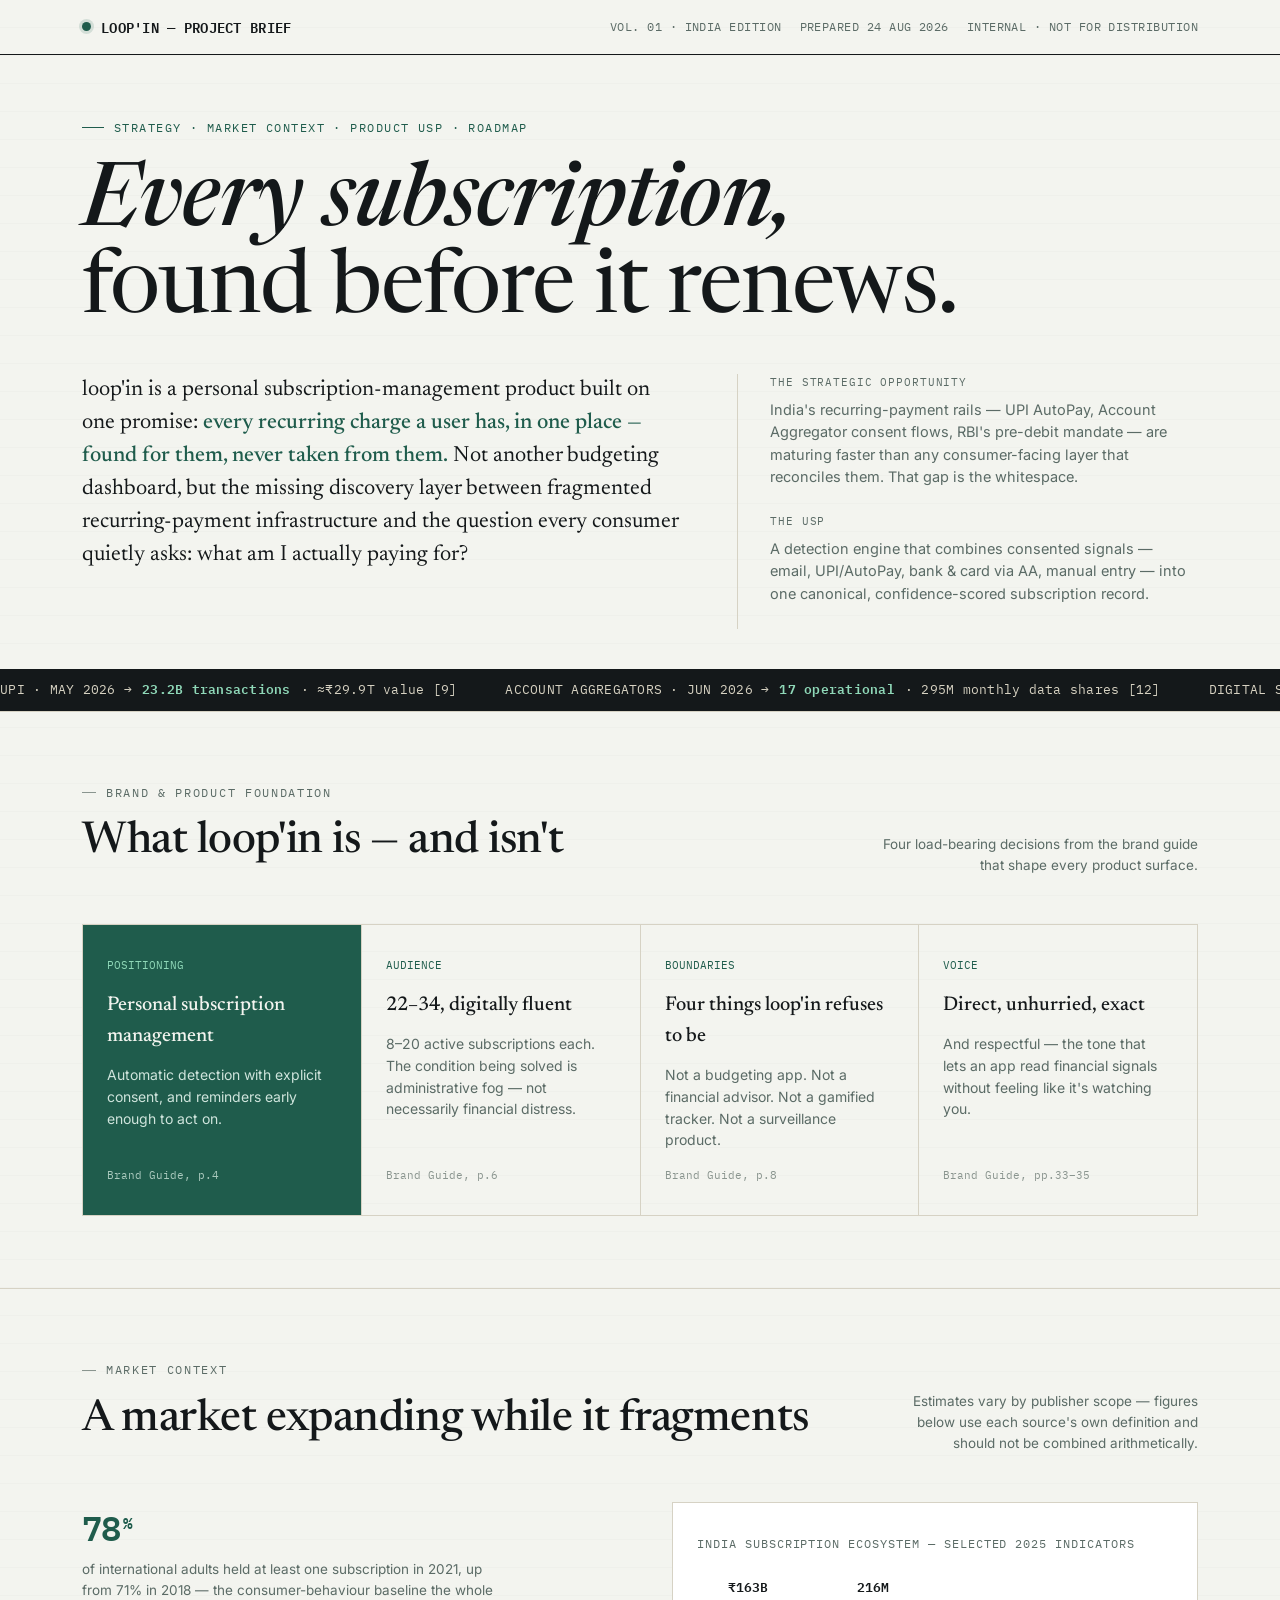
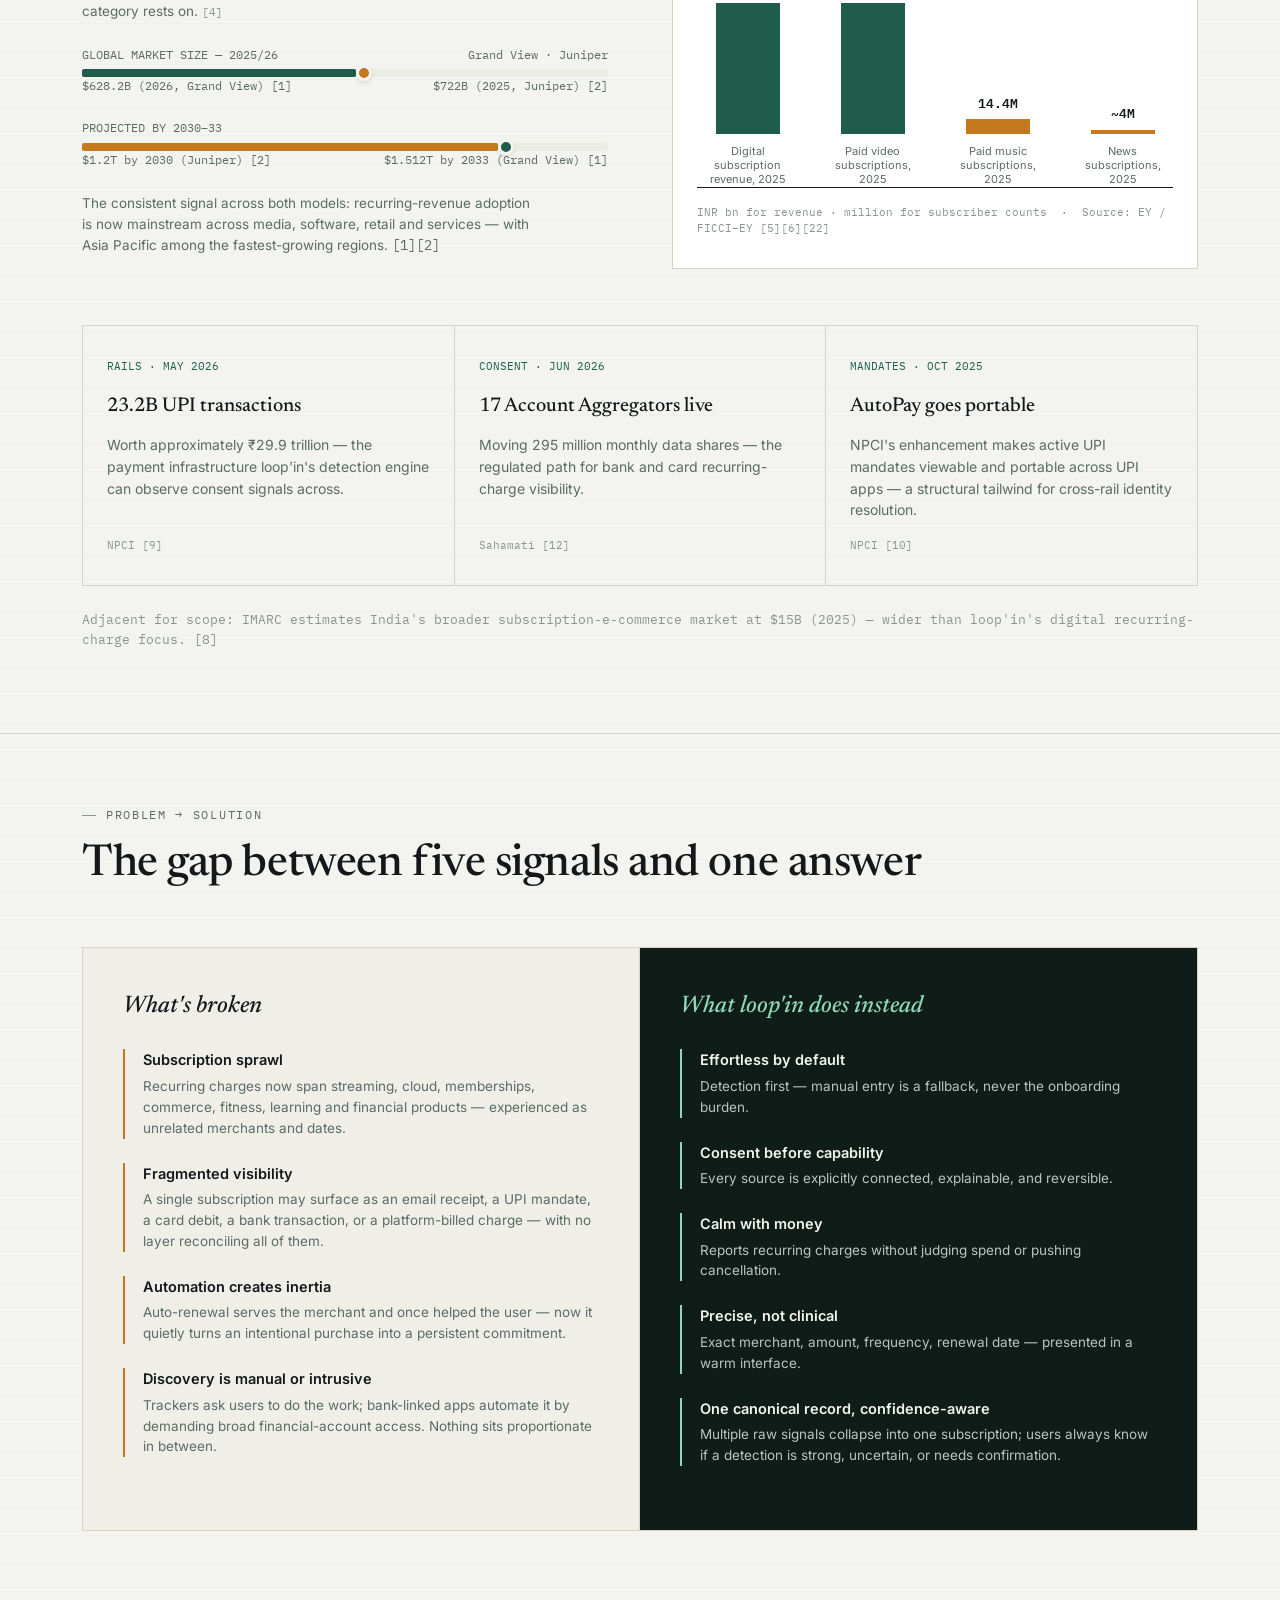
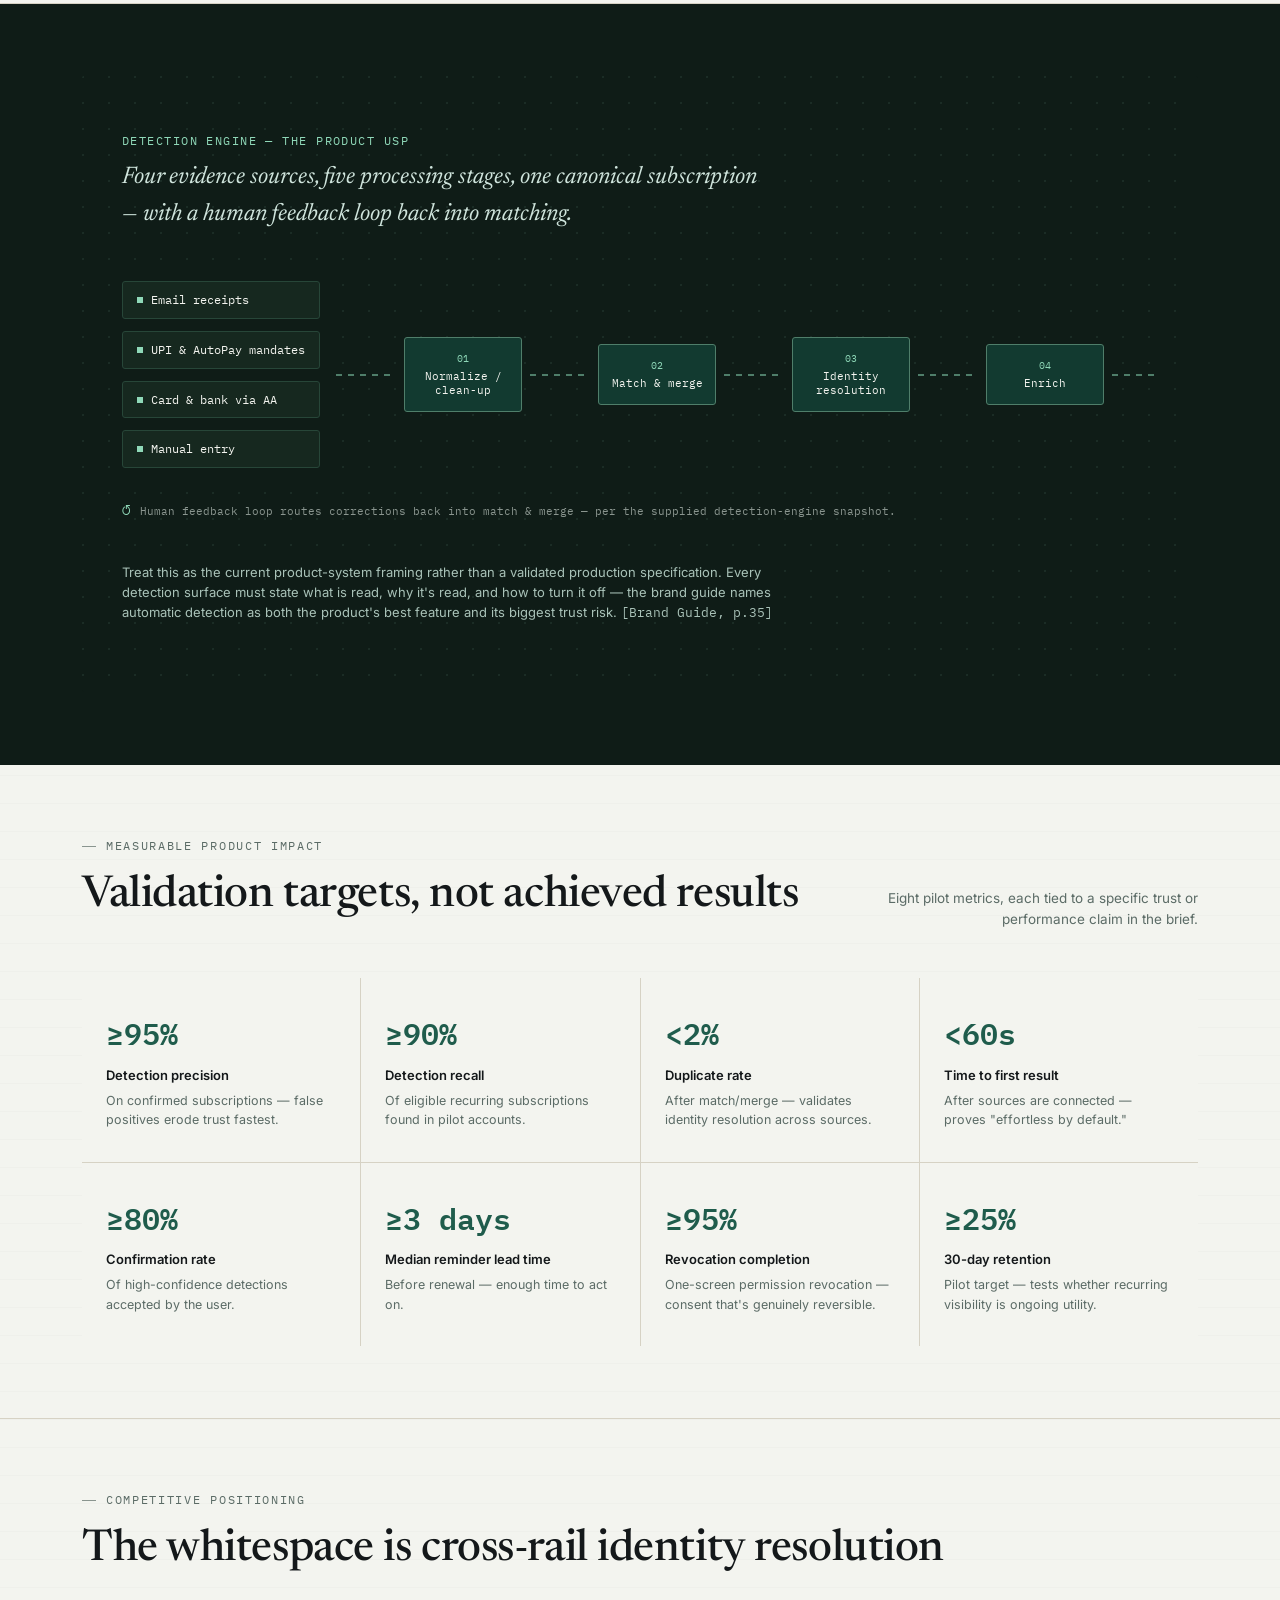
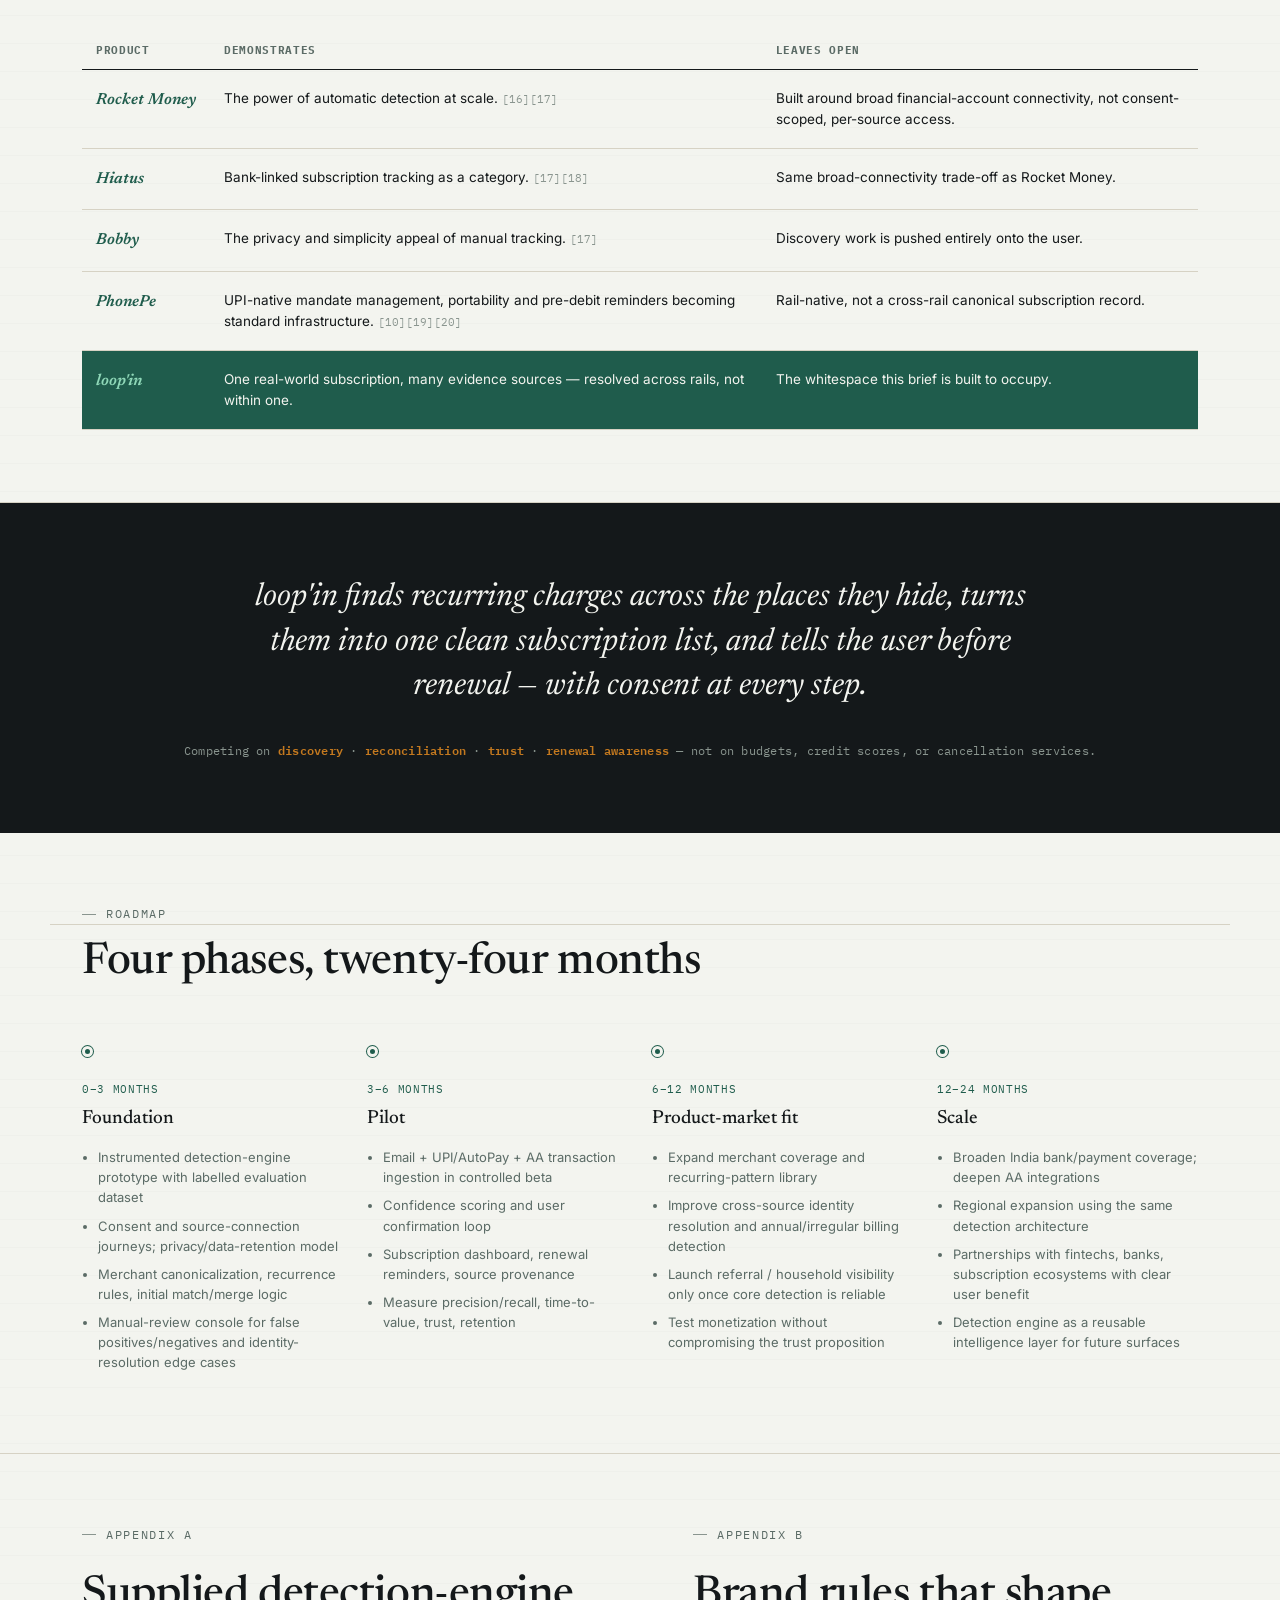
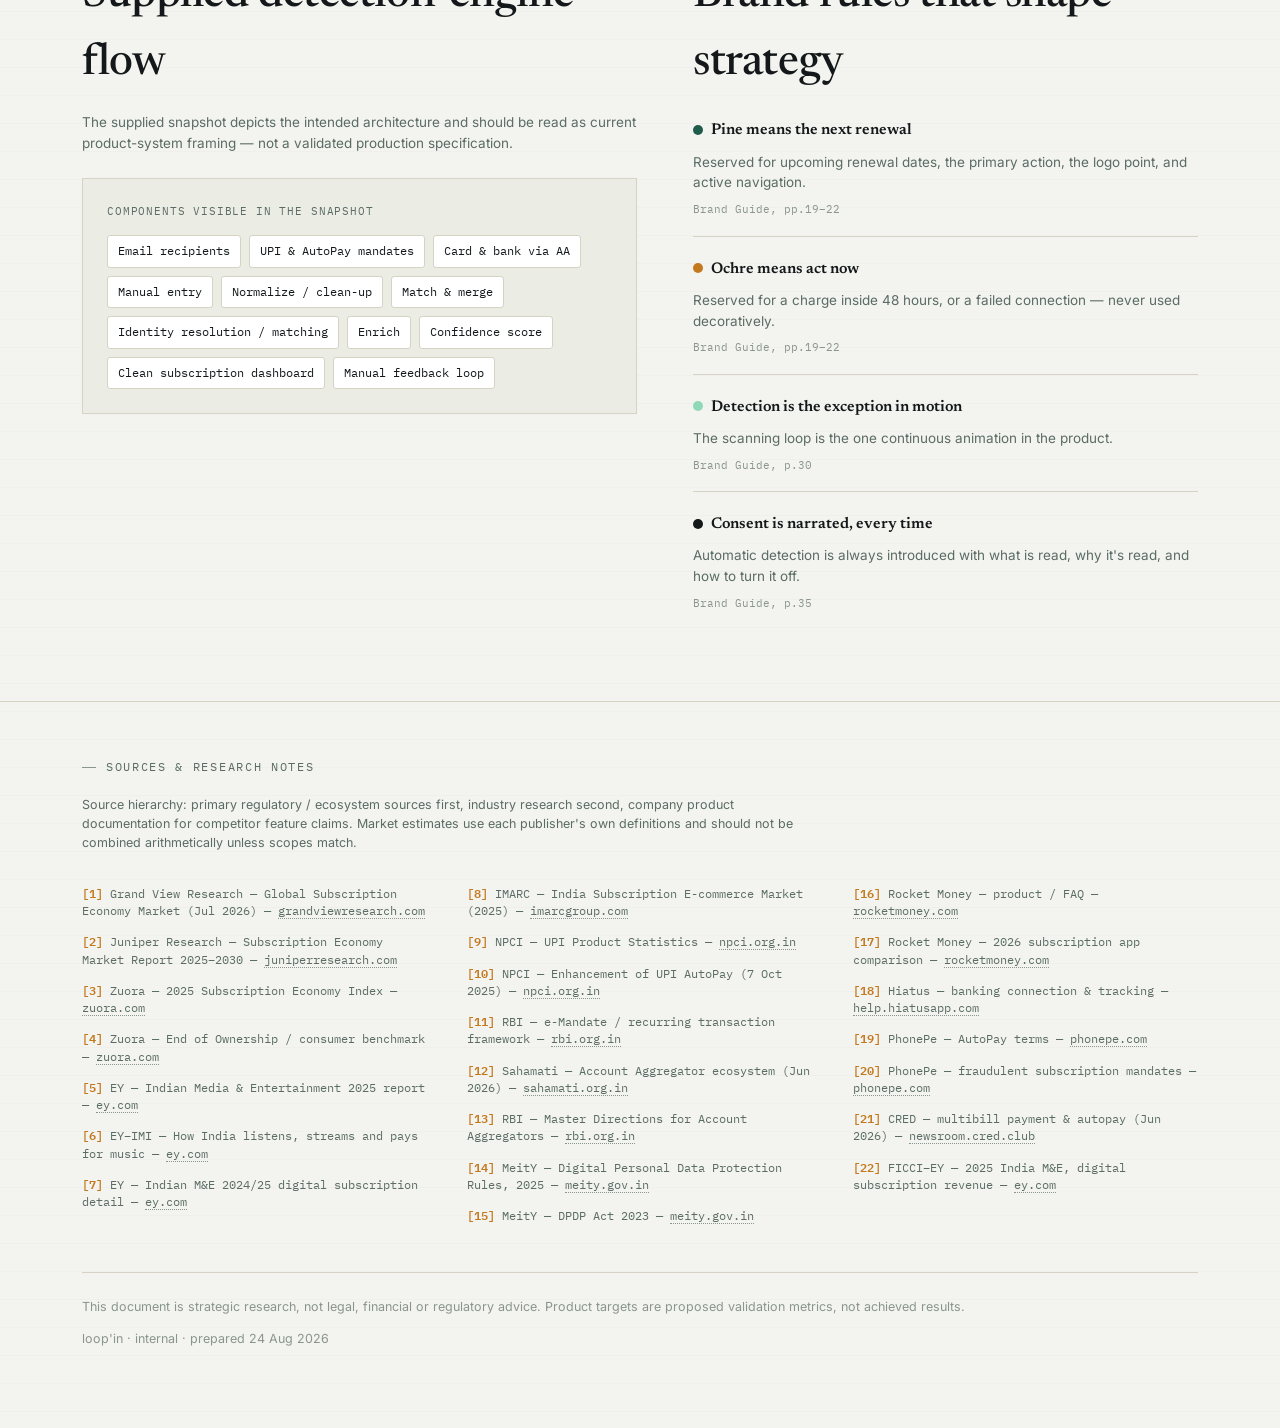
<file: brief/index.html>
<!DOCTYPE html>
<html lang="en">
<head>
  <meta charset="UTF-8">
  <!-- Ensures proper responsive rendering on all mobile devices -->
  <meta name="viewport" content="width=device-width, initial-scale=1.0">
  <title>loop'in — Project Brief</title>
  
  <!-- Google Fonts Imports -->
  <link rel="preconnect" href="https://fonts.googleapis.com">
  <link href="https://fonts.googleapis.com/css2?family=Newsreader:ital,opsz,wght@0,6..72,400;0,6..72,500;0,6..72,600;1,6..72,400;1,6..72,500&family=Inter:wght@400;500;600;700&family=IBM+Plex+Mono:wght@400;500;600&display=swap" rel="stylesheet">
  
  <!-- Link to Extracted External CSS Stylesheet -->
  <link rel="stylesheet" href="./style.css">
</head>
<body class="ledger-bg">

<!-- Masthead Section -->
<header class="masthead">
  <div class="wrap masthead-row">
    <div class="masthead-mark">
      <span class="dot"></span> LOOP'IN — PROJECT BRIEF
    </div>
    <div class="masthead-meta">
      <span>Vol. 01 · India Edition</span>
      <span>Prepared 24 Aug 2026</span>
      <span>Internal · Not for distribution</span>
    </div>
  </div>
</header>

<!-- Hero Section -->
<section class="hero">
  <div class="wrap">
    <div class="kicker">Strategy · Market Context · Product USP · Roadmap</div>
    <h1>Every subscription,<br><span class="plain">found before it renews.</span></h1>
    <div class="hero-grid">
      <p class="hero-lede">
        loop'in is a personal subscription-management product built on one promise: 
        <strong>every recurring charge a user has, in one place — found for them, never taken from them.</strong> 
        Not another budgeting dashboard, but the missing discovery layer between fragmented recurring-payment infrastructure and the question every consumer quietly asks: what am I actually paying for?
      </p>
      <div class="hero-side">
        <div class="label">The strategic opportunity</div>
        <p>India's recurring-payment rails — UPI AutoPay, Account Aggregator consent flows, RBI's pre-debit mandate — are maturing faster than any consumer-facing layer that reconciles them. That gap is the whitespace.</p>
        <div class="label">The USP</div>
        <p>A detection engine that combines consented signals — email, UPI/AutoPay, bank &amp; card via AA, manual entry — into one canonical, confidence-scored subscription record.</p>
      </div>
    </div>
  </div>
</section>

<!-- Infinite Ticker Banner -->
<div class="ticker" id="tickerBanner">
  <div class="ticker-track">
    <span>UPI · MAY 2026 → <b>23.2B transactions</b> · ≈₹29.9T value [9]</span>
    <span>ACCOUNT AGGREGATORS · JUN 2026 → <b>17 operational</b> · 295M monthly data shares [12]</span>
    <span>DIGITAL SUBSCRIPTIONS · INDIA 2025 → <b>₹163B revenue</b> · up 60% YoY [5][6][22]</span>
    <span>PAID VIDEO · <b>216M subscriptions</b> across 143M households [5]</span>
    <span>NPCI · OCT 2025 → UPI AutoPay enhancement makes mandates <b>portable across apps</b> [10]</span>
    <span>UPI · MAY 2026 → <b>23.2B transactions</b> · ≈₹29.9T value [9]</span>
    <span>ACCOUNT AGGREGATORS · JUN 2026 → <b>17 operational</b> · 295M monthly data shares [12]</span>
    <span>DIGITAL SUBSCRIPTIONS · INDIA 2025 → <b>₹163B revenue</b> · up 60% YoY [5][6][22]</span>
    <span>PAID VIDEO · <b>216M subscriptions</b> across 143M households [5]</span>
    <span>NPCI · OCT 2025 → UPI AutoPay enhancement makes mandates <b>portable across apps</b> [10]</span>
  </div>
</div>

<!-- Foundation Section -->
<section id="foundation">
  <div class="wrap">
    <div class="section-head">
      <div>
        <div class="eyebrow">Brand &amp; Product Foundation</div>
        <h2 class="title">What loop'in is — and isn't</h2>
      </div>
      <div class="section-note">Four load-bearing decisions from the brand guide that shape every product surface.</div>
    </div>
    <div class="foundation-grid">
      <div class="f-card pine-fill">
        <div class="num">POSITIONING</div>
        <h3>Personal subscription management</h3>
        <p>Automatic detection with explicit consent, and reminders early enough to act on.</p>
        <div class="cite">Brand Guide, p.4</div>
      </div>
      <div class="f-card">
        <div class="num">AUDIENCE</div>
        <h3>22–34, digitally fluent</h3>
        <p>8–20 active subscriptions each. The condition being solved is administrative fog — not necessarily financial distress.</p>
        <div class="cite">Brand Guide, p.6</div>
      </div>
      <div class="f-card">
        <div class="num">BOUNDARIES</div>
        <h3>Four things loop'in refuses to be</h3>
        <p>Not a budgeting app. Not a financial advisor. Not a gamified tracker. Not a surveillance product.</p>
        <div class="cite">Brand Guide, p.8</div>
      </div>
      <div class="f-card">
        <div class="num">VOICE</div>
        <h3>Direct, unhurried, exact</h3>
        <p>And respectful — the tone that lets an app read financial signals without feeling like it's watching you.</p>
        <div class="cite">Brand Guide, pp.33–35</div>
      </div>
    </div>
  </div>
</section>

<!-- Market Analysis & Interactive Charts Section -->
<section id="market">
  <div class="wrap">
    <div class="section-head">
      <div>
        <div class="eyebrow">Market Context</div>
        <h2 class="title">A market expanding while it fragments</h2>
      </div>
      <div class="section-note">Estimates vary by publisher scope — figures below use each source's own definition and should not be combined arithmetically.</div>
    </div>

    <div class="market-cols">
      <div>
        <div class="stat-block">
          <div class="figure">78<sup>%</sup></div>
          <div class="desc">of international adults held at least one subscription in 2021, up from 71% in 2018 — the consumer-behaviour baseline the whole category rests on. <span class="src">[4]</span></div>
        </div>

        <div class="range-bar">
          <div class="rlabel"><span>GLOBAL MARKET SIZE — 2025/26</span><span>Grand View · Juniper</span></div>
          <div class="range-track" data-percentage="52">
            <div class="range-fill" style="width:0%;"></div>
            <div class="dot2" style="left:0%;"></div>
          </div>
          <div class="rlabel"><span class="mono">$628.2B (2026, Grand View) [1]</span><span class="mono">$722B (2025, Juniper) [2]</span></div>
        </div>

        <div class="range-bar">
          <div class="rlabel"><span>PROJECTED BY 2030–33</span><span></span></div>
          <div class="range-track" data-percentage="79">
            <div class="range-fill alt" style="width:0%;"></div>
            <div class="dot2 alt" style="left:0%;"></div>
          </div>
          <div class="rlabel"><span class="mono">$1.2T by 2030 (Juniper) [2]</span><span class="mono">$1.512T by 2033 (Grand View) [1]</span></div>
        </div>

        <p class="market-summary-text">The consistent signal across both models: recurring-revenue adoption is now mainstream across media, software, retail and services — with Asia Pacific among the fastest-growing regions. <span class="mono src">[1][2]</span></p>
      </div>

      <!-- Bar Chart Container -->
      <div class="chart-card">
        <div class="chart-title">India subscription ecosystem — selected 2025 indicators</div>
        <div class="bars" id="barsChart">
          <div class="bar-col">
            <div class="val">₹163B</div>
            <div class="bar" data-h="76"></div>
            <div class="cap">Digital subscription<br>revenue, 2025</div>
          </div>
          <div class="bar-col">
            <div class="val">216M</div>
            <div class="bar" data-h="100"></div>
            <div class="cap">Paid video<br>subscriptions, 2025</div>
          </div>
          <div class="bar-col">
            <div class="val">14.4M</div>
            <div class="bar alt" data-h="7"></div>
            <div class="cap">Paid music<br>subscriptions, 2025</div>
          </div>
          <div class="bar-col">
            <div class="val">~4M</div>
            <div class="bar alt" data-h="2"></div>
            <div class="cap">News<br>subscriptions, 2025</div>
          </div>
        </div>
        <div class="chart-units">INR bn for revenue · million for subscriber counts &nbsp;·&nbsp; Source: EY / FICCI–EY [5][6][22]</div>
      </div>
    </div>

    <div class="foundation-grid market-grid">
      <div class="f-card">
        <div class="num">RAILS · MAY 2026</div>
        <h3>23.2B UPI transactions</h3>
        <p>Worth approximately ₹29.9 trillion — the payment infrastructure loop'in's detection engine can observe consent signals across.</p>
        <div class="cite">NPCI [9]</div>
      </div>
      <div class="f-card">
        <div class="num">CONSENT · JUN 2026</div>
        <h3>17 Account Aggregators live</h3>
        <p>Moving 295 million monthly data shares — the regulated path for bank and card recurring-charge visibility.</p>
        <div class="cite">Sahamati [12]</div>
      </div>
      <div class="f-card">
        <div class="num">MANDATES · OCT 2025</div>
        <h3>AutoPay goes portable</h3>
        <p>NPCI's enhancement makes active UPI mandates viewable and portable across UPI apps — a structural tailwind for cross-rail identity resolution.</p>
        <div class="cite">NPCI [10]</div>
      </div>
    </div>
    <p class="mono scope-note">Adjacent for scope: IMARC estimates India's broader subscription-e-commerce market at $15B (2025) — wider than loop'in's digital recurring-charge focus. [8]</p>
  </div>
</section>

<!-- Problem vs Solution Section -->
<section id="problem">
  <div class="wrap">
    <div class="section-head">
      <div>
        <div class="eyebrow">Problem → Solution</div>
        <h2 class="title">The gap between five signals and one answer</h2>
      </div>
    </div>
    <div class="split">
      <div class="problem">
        <h3>What's broken</h3>
        <div class="p-item"><h4>Subscription sprawl</h4><p>Recurring charges now span streaming, cloud, memberships, commerce, fitness, learning and financial products — experienced as unrelated merchants and dates.</p></div>
        <div class="p-item"><h4>Fragmented visibility</h4><p>A single subscription may surface as an email receipt, a UPI mandate, a card debit, a bank transaction, or a platform-billed charge — with no layer reconciling all of them.</p></div>
        <div class="p-item"><h4>Automation creates inertia</h4><p>Auto-renewal serves the merchant and once helped the user — now it quietly turns an intentional purchase into a persistent commitment.</p></div>
        <div class="p-item"><h4>Discovery is manual or intrusive</h4><p>Trackers ask users to do the work; bank-linked apps automate it by demanding broad financial-account access. Nothing sits proportionate in between.</p></div>
      </div>
      <div class="solution">
        <h3>What loop'in does instead</h3>
        <div class="s-item"><h4>Effortless by default</h4><p>Detection first — manual entry is a fallback, never the onboarding burden.</p></div>
        <div class="s-item"><h4>Consent before capability</h4><p>Every source is explicitly connected, explainable, and reversible.</p></div>
        <div class="s-item"><h4>Calm with money</h4><p>Reports recurring charges without judging spend or pushing cancellation.</p></div>
        <div class="s-item"><h4>Precise, not clinical</h4><p>Exact merchant, amount, frequency, renewal date — presented in a warm interface.</p></div>
        <div class="s-item"><h4>One canonical record, confidence-aware</h4><p>Multiple raw signals collapse into one subscription; users always know if a detection is strong, uncertain, or needs confirmation.</p></div>
      </div>
    </div>
  </div>
</section>

<!-- Detection Engine Visual Pipeline -->
<section id="engine" class="engine-section">
  <div class="wrap">
    <div class="engine-panel">
      <div class="engine-inner">
        <div class="engine-title">Detection Engine — the product USP</div>
        <p class="engine-sub">Four evidence sources, five processing stages, one canonical subscription — with a human feedback loop back into matching.</p>

        <div class="pipeline">
          <div class="sources-col">
            <div class="src-node"><span class="sq"></span>Email receipts</div>
            <div class="src-node"><span class="sq"></span>UPI &amp; AutoPay mandates</div>
            <div class="src-node"><span class="sq"></span>Card &amp; bank via AA</div>
            <div class="src-node"><span class="sq"></span>Manual entry</div>
          </div>
          <div class="flow-line"></div>
          <div class="stage"><span class="idx">01</span>Normalize / clean-up</div>
          <div class="flow-line"></div>
          <div class="stage"><span class="idx">02</span>Match &amp; merge</div>
          <div class="flow-line"></div>
          <div class="stage"><span class="idx">03</span>Identity resolution</div>
          <div class="flow-line"></div>
          <div class="stage"><span class="idx">04</span>Enrich</div>
          <div class="flow-line"></div>
          <div class="stage"><span class="idx">05</span>Confidence score</div>
          <div class="flow-line"></div>
          <div class="output-card">One clean<br>subscription<br>dashboard</div>
        </div>

        <div class="feedback-note">Human feedback loop routes corrections back into match &amp; merge — per the supplied detection-engine snapshot.</div>
        <p class="engine-caption">Treat this as the current product-system framing rather than a validated production specification. Every detection surface must state what is read, why it's read, and how to turn it off — the brand guide names automatic detection as both the product's best feature and its biggest trust risk. <span class="mono">[Brand Guide, p.35]</span></p>
      </div>
    </div>
  </div>
</section>

<!-- Product Impact Metrics Grid -->
<section id="metrics">
  <div class="wrap">
    <div class="section-head">
      <div>
        <div class="eyebrow">Measurable Product Impact</div>
        <h2 class="title">Validation targets, not achieved results</h2>
      </div>
      <div class="section-note">Eight pilot metrics, each tied to a specific trust or performance claim in the brief.</div>
    </div>
    <div class="metrics-grid">
      <div class="metric"><div class="m-val">≥95%</div><div class="m-label">Detection precision</div><div class="m-desc">On confirmed subscriptions — false positives erode trust fastest.</div></div>
      <div class="metric"><div class="m-val">≥90%</div><div class="m-label">Detection recall</div><div class="m-desc">Of eligible recurring subscriptions found in pilot accounts.</div></div>
      <div class="metric"><div class="m-val">&lt;2%</div><div class="m-label">Duplicate rate</div><div class="m-desc">After match/merge — validates identity resolution across sources.</div></div>
      <div class="metric"><div class="m-val">&lt;60s</div><div class="m-label">Time to first result</div><div class="m-desc">After sources are connected — proves "effortless by default."</div></div>
      <div class="metric"><div class="m-val">≥80%</div><div class="m-label">Confirmation rate</div><div class="m-desc">Of high-confidence detections accepted by the user.</div></div>
      <div class="metric"><div class="m-val">≥3 days</div><div class="m-label">Median reminder lead time</div><div class="m-desc">Before renewal — enough time to act on.</div></div>
      <div class="metric"><div class="m-val">≥95%</div><div class="m-label">Revocation completion</div><div class="m-desc">One-screen permission revocation — consent that's genuinely reversible.</div></div>
      <div class="metric"><div class="m-val">≥25%</div><div class="m-label">30-day retention</div><div class="m-desc">Pilot target — tests whether recurring visibility is ongoing utility.</div></div>
    </div>
  </div>
</section>

<!-- Competitive Comparison Table -->
<section id="competitive">
  <div class="wrap">
    <div class="section-head">
      <div>
        <div class="eyebrow">Competitive Positioning</div>
        <h2 class="title">The whitespace is cross-rail identity resolution</h2>
      </div>
    </div>
    <div class="table-responsive">
      <table class="comp">
        <thead>
          <tr><th>Product</th><th>Demonstrates</th><th>Leaves open</th></tr>
        </thead>
        <tbody>
          <tr>
            <td>Rocket&nbsp;Money</td>
            <td>The power of automatic detection at scale. <span class="tag">[16][17]</span></td>
            <td>Built around broad financial-account connectivity, not consent-scoped, per-source access.</td>
          </tr>
          <tr>
            <td>Hiatus</td>
            <td>Bank-linked subscription tracking as a category. <span class="tag">[17][18]</span></td>
            <td>Same broad-connectivity trade-off as Rocket Money.</td>
          </tr>
          <tr>
            <td>Bobby</td>
            <td>The privacy and simplicity appeal of manual tracking. <span class="tag">[17]</span></td>
            <td>Discovery work is pushed entirely onto the user.</td>
          </tr>
          <tr>
            <td>PhonePe</td>
            <td>UPI-native mandate management, portability and pre-debit reminders becoming standard infrastructure. <span class="tag">[10][19][20]</span></td>
            <td>Rail-native, not a cross-rail canonical subscription record.</td>
          </tr>
          <tr class="highlight">
            <td>loop'in</td>
            <td>One real-world subscription, many evidence sources — resolved across rails, not within one.</td>
            <td>The whitespace this brief is built to occupy.</td>
          </tr>
        </tbody>
      </table>
    </div>
  </div>
</section>

<!-- Value Proposition Banner -->
<div class="value-band">
  <div class="wrap">
    <p>loop'in finds recurring charges across the places they hide, turns them into one clean subscription list, and tells the user before renewal — with consent at every step.</p>
    <div class="not-list">Competing on <b>discovery</b> · <b>reconciliation</b> · <b>trust</b> · <b>renewal awareness</b> — not on budgets, credit scores, or cancellation services.</div>
  </div>
</div>

<!-- Product Roadmap -->
<section id="roadmap">
  <div class="wrap roadmap">
    <div class="section-head">
      <div>
        <div class="eyebrow">Roadmap</div>
        <h2 class="title">Four phases, twenty-four months</h2>
      </div>
    </div>
    <div class="rm-line"></div>
    <div class="rm-grid">
      <div class="rm-item">
        <div class="rm-dot"></div>
        <div class="rm-phase">0–3 months</div>
        <h4>Foundation</h4>
        <ul>
          <li>Instrumented detection-engine prototype with labelled evaluation dataset</li>
          <li>Consent and source-connection journeys; privacy/data-retention model</li>
          <li>Merchant canonicalization, recurrence rules, initial match/merge logic</li>
          <li>Manual-review console for false positives/negatives and identity-resolution edge cases</li>
        </ul>
      </div>
      <div class="rm-item">
        <div class="rm-dot"></div>
        <div class="rm-phase">3–6 months</div>
        <h4>Pilot</h4>
        <ul>
          <li>Email + UPI/AutoPay + AA transaction ingestion in controlled beta</li>
          <li>Confidence scoring and user confirmation loop</li>
          <li>Subscription dashboard, renewal reminders, source provenance</li>
          <li>Measure precision/recall, time-to-value, trust, retention</li>
        </ul>
      </div>
      <div class="rm-item">
        <div class="rm-dot"></div>
        <div class="rm-phase">6–12 months</div>
        <h4>Product-market fit</h4>
        <ul>
          <li>Expand merchant coverage and recurring-pattern library</li>
          <li>Improve cross-source identity resolution and annual/irregular billing detection</li>
          <li>Launch referral / household visibility only once core detection is reliable</li>
          <li>Test monetization without compromising the trust proposition</li>
        </ul>
      </div>
      <div class="rm-item">
        <div class="rm-dot"></div>
        <div class="rm-phase">12–24 months</div>
        <h4>Scale</h4>
        <ul>
          <li>Broaden India bank/payment coverage; deepen AA integrations</li>
          <li>Regional expansion using the same detection architecture</li>
          <li>Partnerships with fintechs, banks, subscription ecosystems with clear user benefit</li>
          <li>Detection engine as a reusable intelligence layer for future surfaces</li>
        </ul>
      </div>
    </div>
  </div>
</section>

<!-- Appendix Section -->
<section id="appendix">
  <div class="wrap appendix-grid">
    <div>
      <div class="eyebrow app-eyebrow">Appendix A</div>
      <h2 class="title app-title">Supplied detection-engine flow</h2>
      <p class="app-desc">The supplied snapshot depicts the intended architecture and should be read as current product-system framing — not a validated production specification.</p>
      <div class="flow-appendix">
        <div class="flow-title">Components visible in the snapshot</div>
        <div class="chips">
          <span class="chip">Email recipients</span>
          <span class="chip">UPI &amp; AutoPay mandates</span>
          <span class="chip">Card &amp; bank via AA</span>
          <span class="chip">Manual entry</span>
          <span class="chip">Normalize / clean-up</span>
          <span class="chip">Match &amp; merge</span>
          <span class="chip">Identity resolution / matching</span>
          <span class="chip">Enrich</span>
          <span class="chip">Confidence score</span>
          <span class="chip">Clean subscription dashboard</span>
          <span class="chip">Manual feedback loop</span>
        </div>
      </div>
    </div>
    <div>
      <div class="eyebrow app-eyebrow">Appendix B</div>
      <h2 class="title app-title">Brand rules that shape strategy</h2>
      <div class="rule-list">
        <div class="rule">
          <span class="swatch bg-pine"></span><h4>Pine means the next renewal</h4>
          <p>Reserved for upcoming renewal dates, the primary action, the logo point, and active navigation.</p>
          <p class="cite">Brand Guide, pp.19–22</p>
        </div>
        <div class="rule">
          <span class="swatch bg-ochre"></span><h4>Ochre means act now</h4>
          <p>Reserved for a charge inside 48 hours, or a failed connection — never used decoratively.</p>
          <p class="cite">Brand Guide, pp.19–22</p>
        </div>
        <div class="rule">
          <span class="swatch bg-mint"></span><h4>Detection is the exception in motion</h4>
          <p>The scanning loop is the one continuous animation in the product.</p>
          <p class="cite">Brand Guide, p.30</p>
        </div>
        <div class="rule">
          <span class="swatch bg-ink"></span><h4>Consent is narrated, every time</h4>
          <p>Automatic detection is always introduced with what is read, why it's read, and how to turn it off.</p>
          <p class="cite">Brand Guide, p.35</p>
        </div>
      </div>
    </div>
  </div>
</section>

<!-- Footnote / Sources Section -->
<footer>
  <div class="wrap">
    <div class="eyebrow app-eyebrow">Sources &amp; Research Notes</div>
    <p class="sources-note">Source hierarchy: primary regulatory / ecosystem sources first, industry research second, company product documentation for competitor feature claims. Market estimates use each publisher's own definitions and should not be combined arithmetically unless scopes match.</p>
    <div class="src-cols">
      <div><span class="sid">[1]</span> Grand View Research — Global Subscription Economy Market (Jul 2026) — <a href="https://www.grandviewresearch.com/industry-analysis/subscription-economy-market-report" target="_blank" rel="noopener">grandviewresearch.com</a></div>
      <div><span class="sid">[2]</span> Juniper Research — Subscription Economy Market Report 2025–2030 — <a href="https://www.juniperresearch.com/research/fintech-payments/ecommerce/subscription-economy-market-report/" target="_blank" rel="noopener">juniperresearch.com</a></div>
      <div><span class="sid">[3]</span> Zuora — 2025 Subscription Economy Index — <a href="https://www.zuora.com/resource/the-2025-subscription-economy-index/" target="_blank" rel="noopener">zuora.com</a></div>
      <div><span class="sid">[4]</span> Zuora — End of Ownership / consumer benchmark — <a href="https://www.zuora.com/press-release/subscription-economy-index-level-reaches-437-over-nearly-a-decade-as-consumer-buying-preferences-shift-from-ownership-to-usership/" target="_blank" rel="noopener">zuora.com</a></div>
      <div><span class="sid">[5]</span> EY — Indian Media &amp; Entertainment 2025 report — <a href="https://www.ey.com/en_in/newsroom/2026/03/india-s-media-and-entertainment-sector-grew-9-percent-to-inr-2-point-78-trillion-in-2025-driven-by-digital-and-live-experiences-ficci-ey-report" target="_blank" rel="noopener">ey.com</a></div>
      <div><span class="sid">[6]</span> EY–IMI — How India listens, streams and pays for music — <a href="https://www.ey.com/en_in/newsroom/2026/07/india-s-paid-music-subscriptions-could-reach-28-30-million-by-2028-as-industry-focuses-on-monetization-and-premium-experiences" target="_blank" rel="noopener">ey.com</a></div>
      <div><span class="sid">[7]</span> EY — Indian M&amp;E 2024/25 digital subscription detail — <a href="https://www.ey.com/content/dam/ey-unified-site/ey-com/en-in/newsroom/2025/ey-shape-the-future-indian-media-and-entertainment-is-scripting-a-new-story.pdf" target="_blank" rel="noopener">ey.com</a></div>
      <div><span class="sid">[8]</span> IMARC — India Subscription E-commerce Market (2025) — <a href="https://www.imarcgroup.com/india-subscription-e-commerce-market" target="_blank" rel="noopener">imarcgroup.com</a></div>
      <div><span class="sid">[9]</span> NPCI — UPI Product Statistics — <a href="https://www.npci.org.in/product/upi/product-statistics" target="_blank" rel="noopener">npci.org.in</a></div>
      <div><span class="sid">[10]</span> NPCI — Enhancement of UPI AutoPay (7 Oct 2025) — <a href="https://www.npci.org.in/uploads/UPI_OC_No_223_FY_2025_26_Enhancement_of_UPI_Autopay_88b38535cb.pdf" target="_blank" rel="noopener">npci.org.in</a></div>
      <div><span class="sid">[11]</span> RBI — e-Mandate / recurring transaction framework — <a href="https://www.rbi.org.in/Scripts/RTGS_Notification.aspx" target="_blank" rel="noopener">rbi.org.in</a></div>
      <div><span class="sid">[12]</span> Sahamati — Account Aggregator ecosystem (Jun 2026) — <a href="https://sahamati.org.in/" target="_blank" rel="noopener">sahamati.org.in</a></div>
      <div><span class="sid">[13]</span> RBI — Master Directions for Account Aggregators — <a href="https://systemhealth.rbi.org.in/Scripts/BS_ViewMasDirections.aspx_id%3D10598%281%29.html" target="_blank" rel="noopener">rbi.org.in</a></div>
      <div><span class="sid">[14]</span> MeitY — Digital Personal Data Protection Rules, 2025 — <a href="https://www.meity.gov.in/documents/act-and-policies/digital-personal-data-protection-rules-2025-gDOxUjMtQWa" target="_blank" rel="noopener">meity.gov.in</a></div>
      <div><span class="sid">[15]</span> MeitY — DPDP Act 2023 — <a href="https://www.meity.gov.in/static/uploads/2024/02/Digital-Personal-Data-Protection-Act-2023.pdf" target="_blank" rel="noopener">meity.gov.in</a></div>
      <div><span class="sid">[16]</span> Rocket Money — product / FAQ — <a href="https://www.rocketmoney.com/faq" target="_blank" rel="noopener">rocketmoney.com</a></div>
      <div><span class="sid">[17]</span> Rocket Money — 2026 subscription app comparison — <a href="https://www.rocketmoney.com/learn/personal-finance/best-subscription-management-apps" target="_blank" rel="noopener">rocketmoney.com</a></div>
      <div><span class="sid">[18]</span> Hiatus — banking connection &amp; tracking — <a href="https://help.hiatusapp.com/en_us/link-your-banking-institution-HkB4MReWP" target="_blank" rel="noopener">help.hiatusapp.com</a></div>
      <div><span class="sid">[19]</span> PhonePe — AutoPay terms — <a href="https://www.phonepe.com/terms-conditions/autopay/" target="_blank" rel="noopener">phonepe.com</a></div>
      <div><span class="sid">[20]</span> PhonePe — fraudulent subscription mandates — <a href="https://www.phonepe.com/blog/trust-and-safety/how-to-identify-fraudulent-subscription-mandates/" target="_blank" rel="noopener">phonepe.com</a></div>
      <div><span class="sid">[21]</span> CRED — multibill payment &amp; autopay (Jun 2026) — <a href="https://newsroom.cred.club/cred-adds-multibill-payment-and-autopay-to-simplify-credit-card-bill-payments/" target="_blank" rel="noopener">newsroom.cred.club</a></div>
      <div><span class="sid">[22]</span> FICCI–EY — 2025 India M&amp;E, digital subscription revenue — <a href="https://www.ey.com/en_in/insights/media-entertainment/stories-scale-and-impact-unlocking-india-s-m-e-economy" target="_blank" rel="noopener">ey.com</a></div>
    </div>
    <div class="footer-note">
      <span>This document is strategic research, not legal, financial or regulatory advice. Product targets are proposed validation metrics, not achieved results.</span>
      <span>loop'in · internal · prepared 24 Aug 2026</span>
    </div>
  </div>
</footer>

<!-- Link to Extracted External JavaScript File -->
<script src="./main.js"></script>
</body>
</html>
</file>
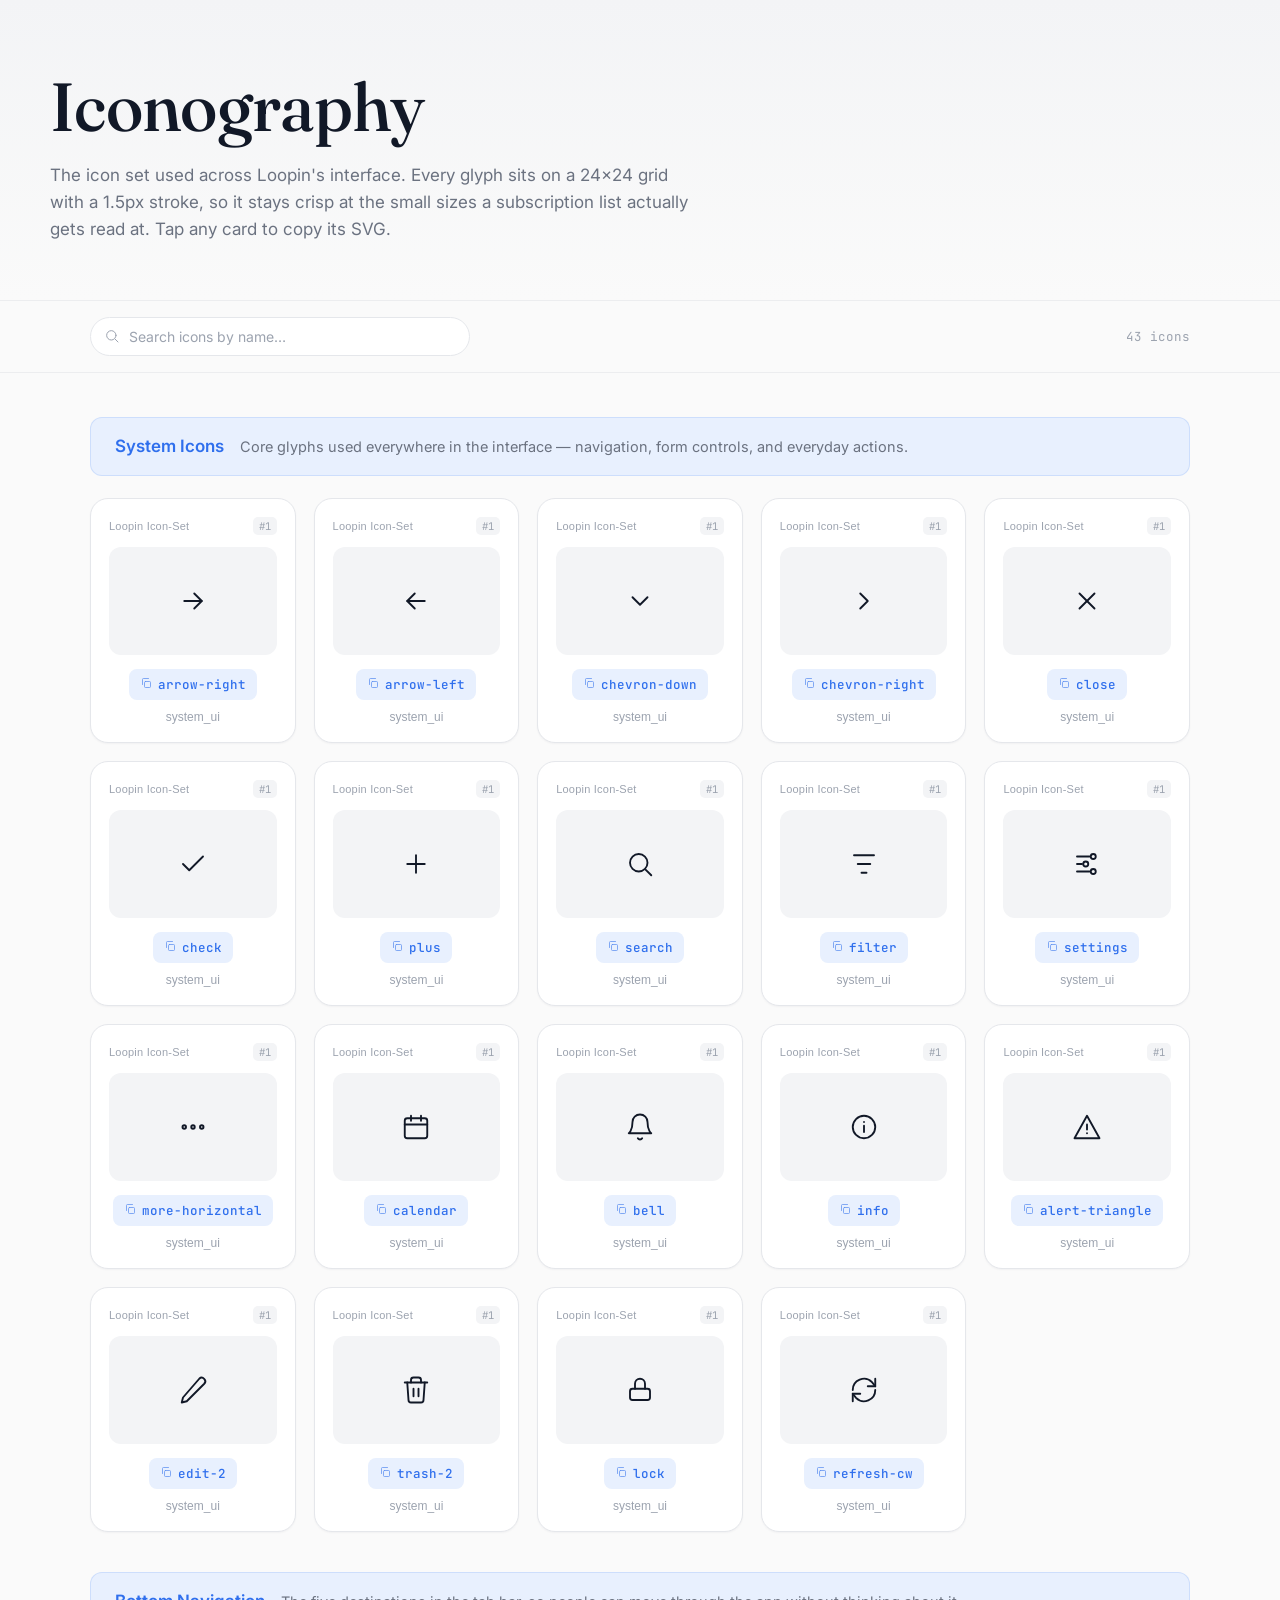
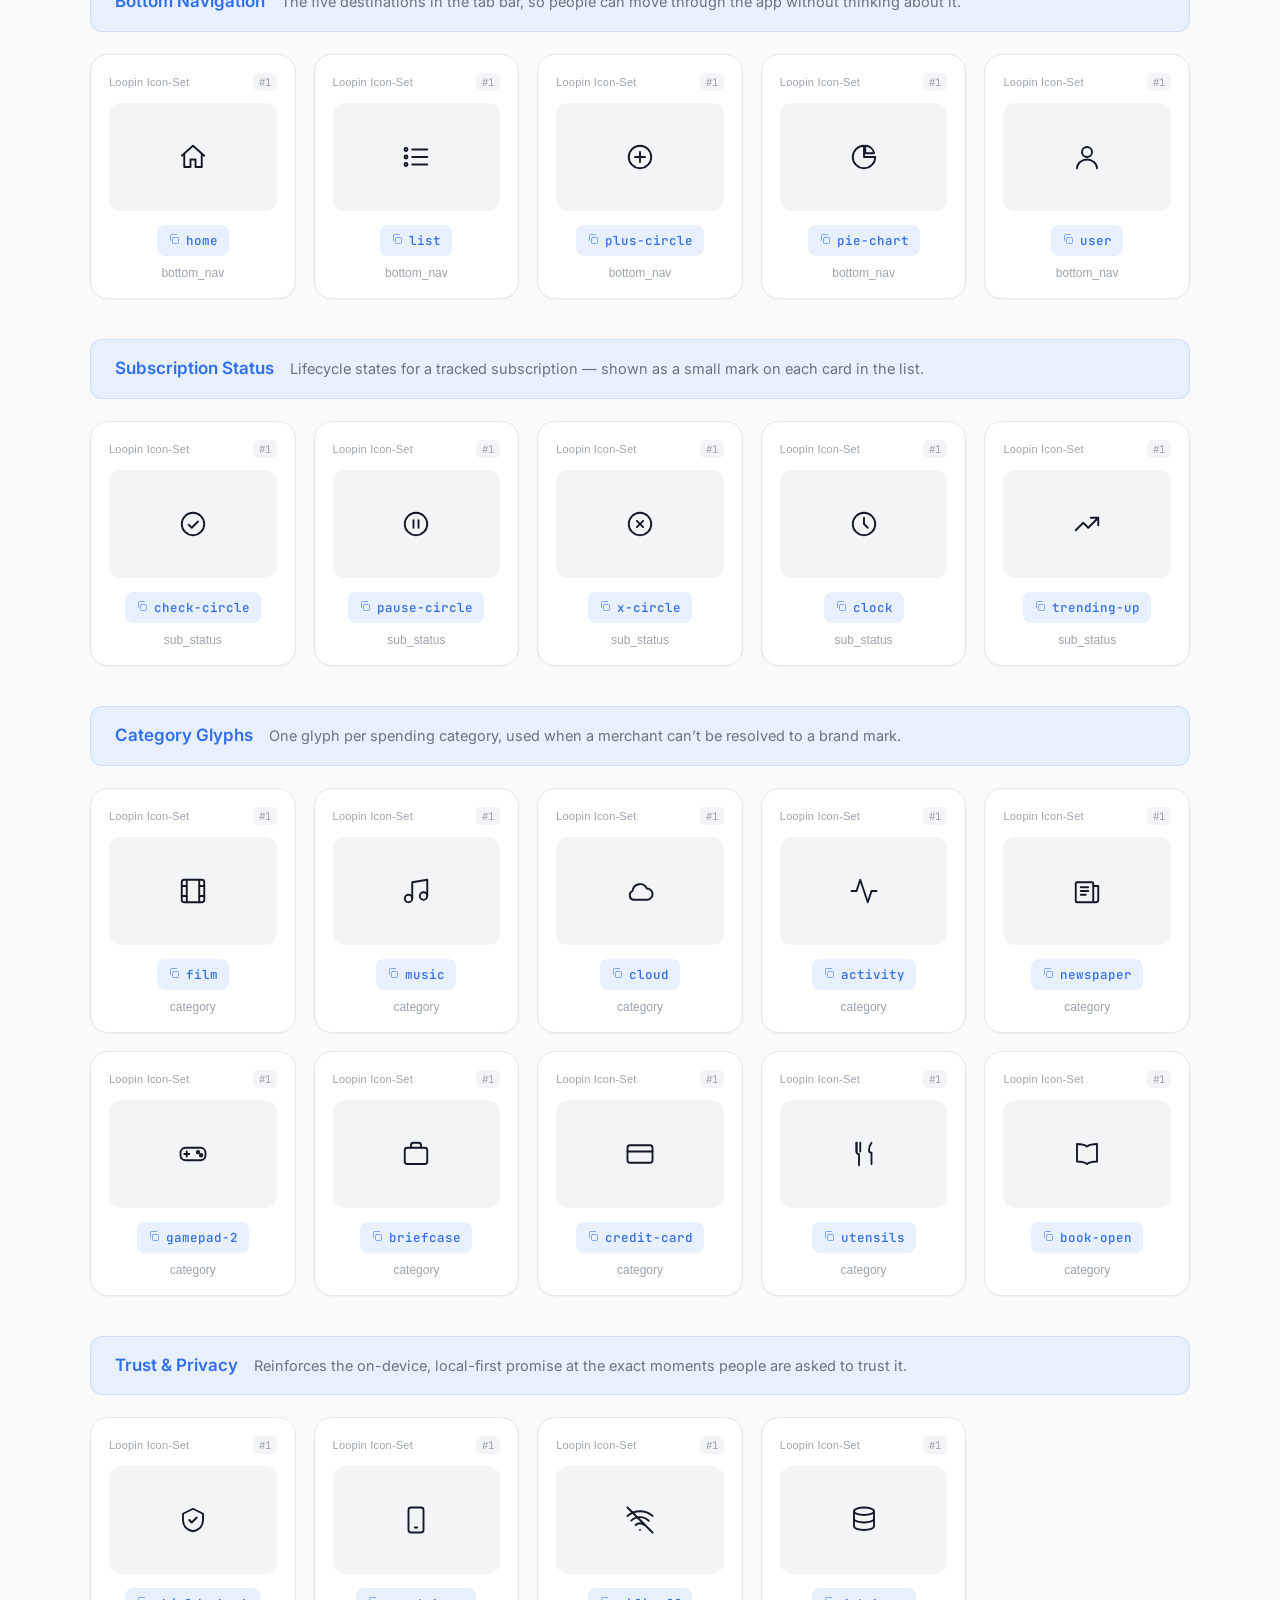
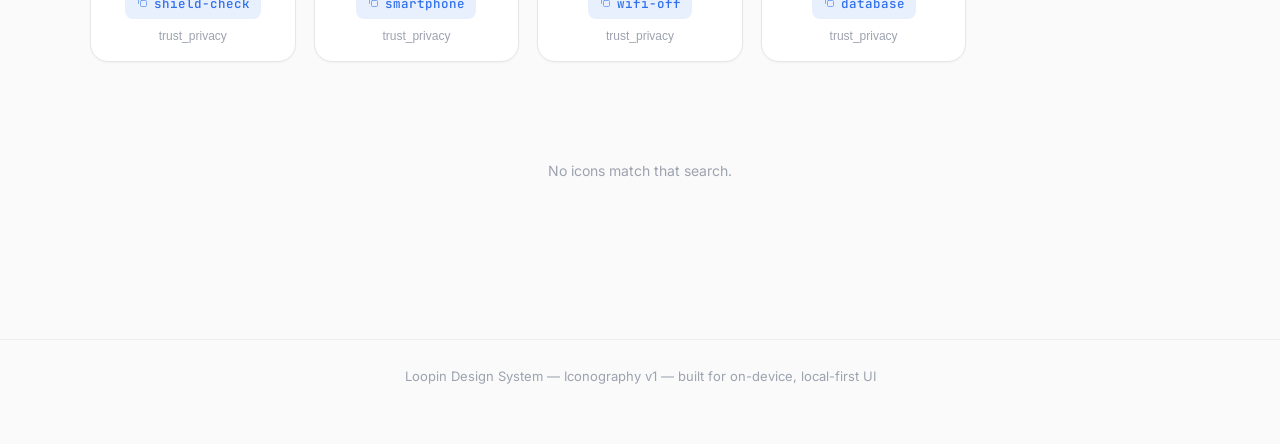
<file: icons/icon-index.html>
<!DOCTYPE html>
<html lang="en">
<head>
<meta charset="UTF-8" />
<meta name="viewport" content="width=device-width, initial-scale=1.0" />
<title>Loopin — Iconography</title>
<link rel="stylesheet" href="./icon-style.css" />
</head>
<body>

  <header class="page-header">
    <div class="page-header__inner">
      <h1 class="page-title">Iconography</h1>
      <p class="page-subtitle">
        The icon set used across Loopin's interface. Every glyph sits on a 24×24 grid
        with a 1.5px stroke, so it stays crisp at the small sizes a subscription list
        actually gets read at. Tap any card to copy its SVG.
      </p>
    </div>
  </header>

  <div class="toolbar">
    <div class="toolbar__inner">
      <div class="search-field">
        <svg class="search-field__icon" viewBox="0 0 24 24" fill="none" stroke="currentColor" stroke-width="1.5" stroke-linecap="round" stroke-linejoin="round">
          <circle cx="11" cy="11" r="7"></circle>
          <path d="M21 21l-4.35-4.35"></path>
        </svg>
        <input type="text" id="icon-search" placeholder="Search icons by name…" autocomplete="off" />
      </div>
      <span class="toolbar__count" id="icon-count"></span>
    </div>
  </div>

  <main class="page-main" id="icon-sections">
    <!-- Sections are rendered here by script.js -->
  </main>

  <footer class="page-footer">
    <p>Loopin Design System &mdash; Iconography v1 &mdash; built for on-device, local-first UI</p>
  </footer>

  <div class="toast" id="toast" role="status" aria-live="polite">
    <svg viewBox="0 0 24 24" fill="none" stroke="currentColor" stroke-width="2" stroke-linecap="round" stroke-linejoin="round">
      <circle cx="12" cy="12" r="9"></circle>
      <path d="M8.5 12.5l2.5 2.5 5-5"></path>
    </svg>
    <span id="toast-message">Copied SVG to clipboard</span>
  </div>

  <script src="./icon-script.js"></script>
</body>
</html>
</file>
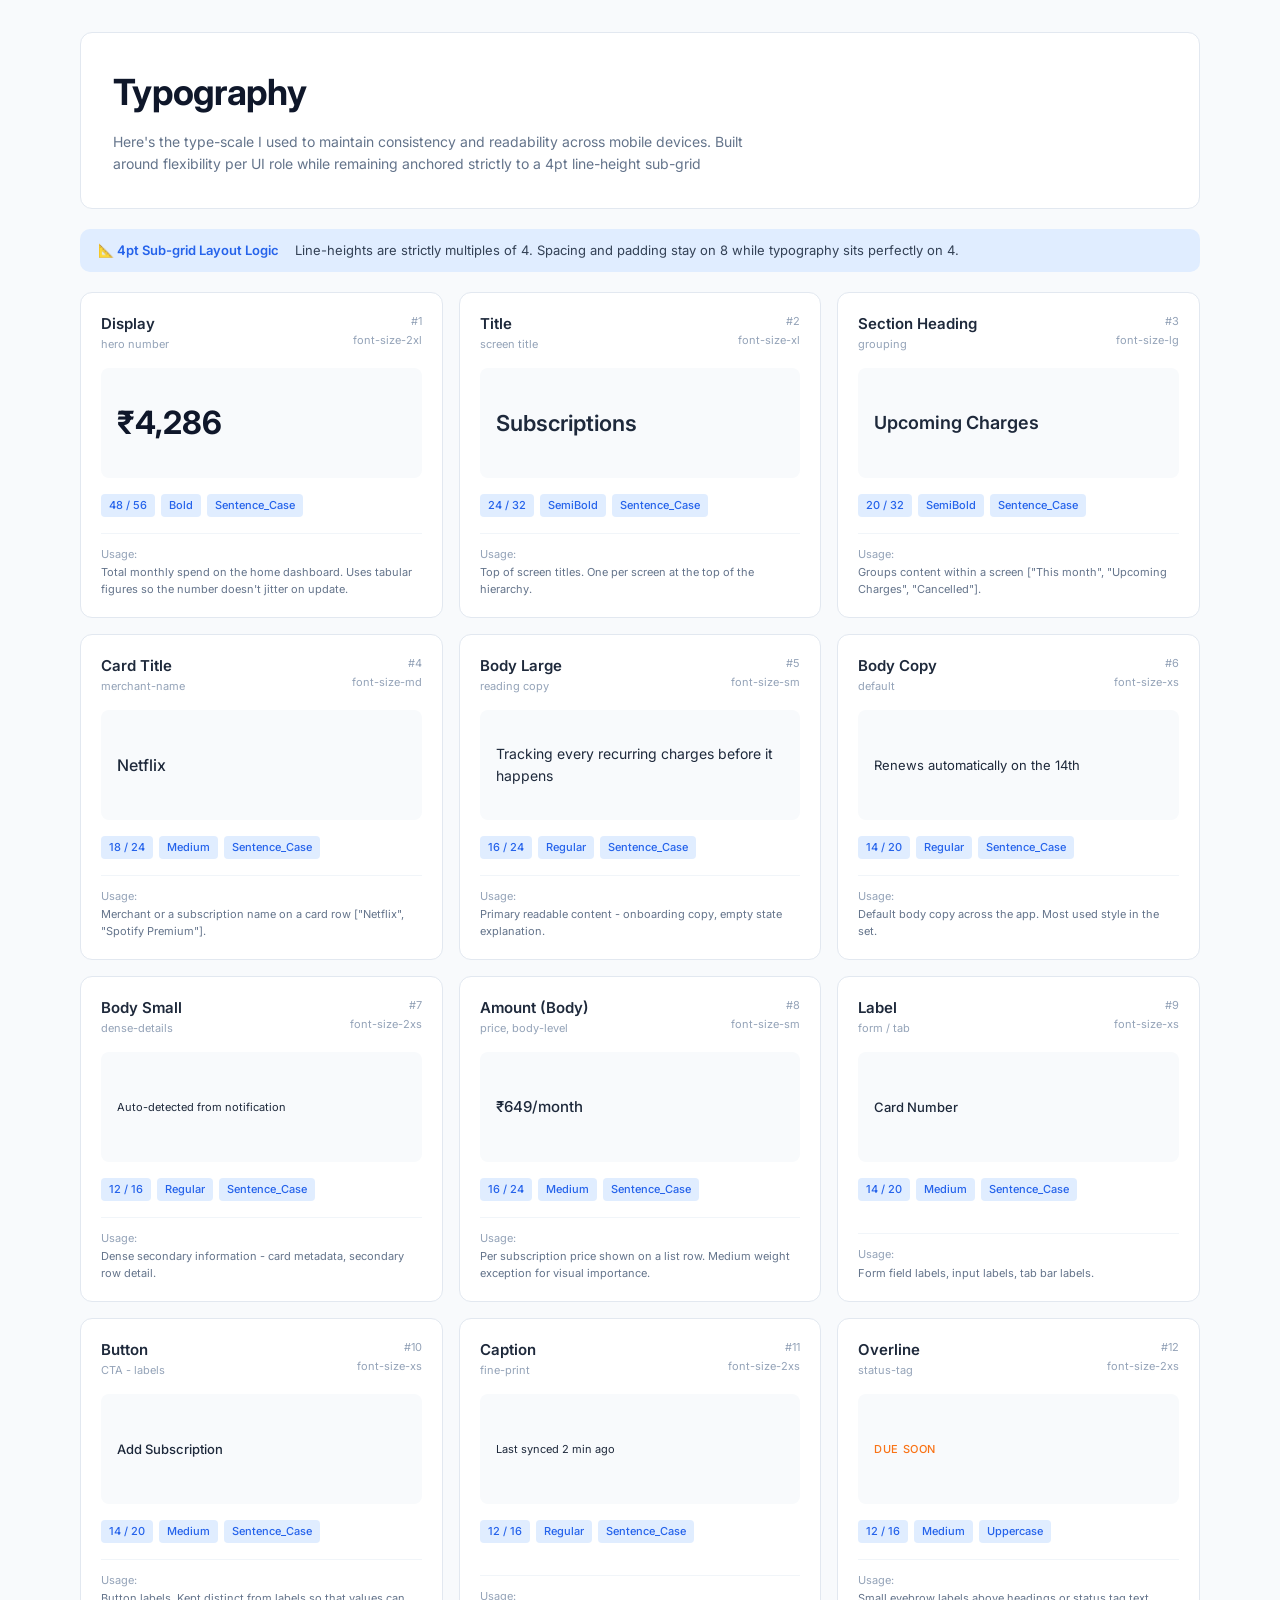
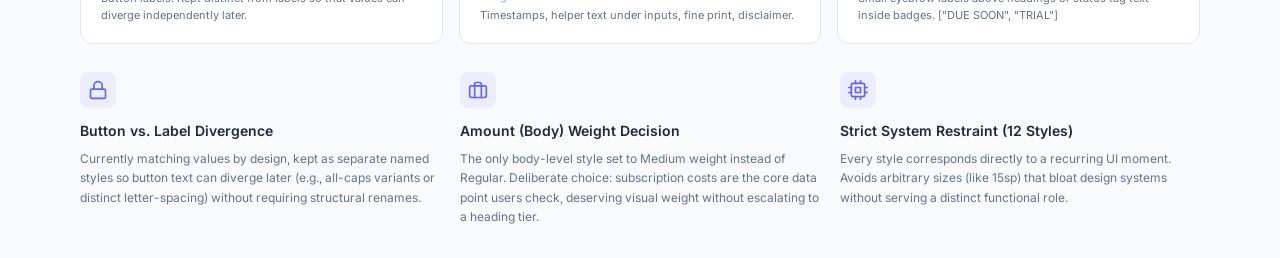
<file: typography/typography.html>
<!DOCTYPE html>
<html lang="en">
<head>
  <meta charset="UTF-8" />
  <meta name="viewport" content="width=device-width, initial-scale=1.0" />
  <title>Typography — Type Scale</title>
  <link rel="stylesheet" href="./typography.css" />
  <link rel="preconnect" href="https://fonts.googleapis.com">
  <link rel="preconnect" href="https://fonts.gstatic.com" crossorigin>
  <link href="https://fonts.googleapis.com/css2?family=Inter:wght@400;500;600;700&display=swap" rel="stylesheet">
</head>
<body>
  <div class="container">
    <!-- Header Section -->
    <header class="header-card">
      <h1>Typography</h1>
      <p>Here's the type-scale I used to maintain consistency and readability across mobile devices. Built around flexibility per UI role while remaining anchored strictly to a 4pt line-height sub-grid</p>
    </header>

    <!-- Sub-grid Banner -->
    <div class="banner">
      <span class="banner-tag">📐 4pt Sub-grid Layout Logic</span>
      <span class="banner-text">Line-heights are strictly multiples of 4. Spacing and padding stay on 8 while typography sits perfectly on 4.</span>
    </div>

    <!-- Typography Grid -->
    <main class="type-grid">
      
      <!-- 01 Display -->
      <div class="card">
        <div class="card-header">
          <div class="card-title-group">
            <span class="card-title">Display</span>
            <span class="card-subtitle">hero number</span>
          </div>
          <div class="card-meta">
            <span class="card-num">#1</span>
            <span class="card-size-tag">font-size-2xl</span>
          </div>
        </div>
        <div class="preview-box">
          <span class="preview-text style-display">₹4,286</span>
        </div>
        <div class="badges">
          <span class="badge badge-blue">48 / 56</span>
          <span class="badge badge-blue">Bold</span>
          <span class="badge badge-blue">Sentence_Case</span>
        </div>
        <div class="usage">
          <div class="usage-label">Usage:</div>
          <p>Total monthly spend on the home dashboard. Uses tabular figures so the number doesn't jitter on update.</p>
        </div>
      </div>

      <!-- 02 Title -->
      <div class="card">
        <div class="card-header">
          <div class="card-title-group">
            <span class="card-title">Title</span>
            <span class="card-subtitle">screen title</span>
          </div>
          <div class="card-meta">
            <span class="card-num">#2</span>
            <span class="card-size-tag">font-size-xl</span>
          </div>
        </div>
        <div class="preview-box">
          <span class="preview-text style-title">Subscriptions</span>
        </div>
        <div class="badges">
          <span class="badge badge-blue">24 / 32</span>
          <span class="badge badge-blue">SemiBold</span>
          <span class="badge badge-blue">Sentence_Case</span>
        </div>
        <div class="usage">
          <div class="usage-label">Usage:</div>
          <p>Top of screen titles. One per screen at the top of the hierarchy.</p>
        </div>
      </div>

      <!-- 03 Section Heading -->
      <div class="card">
        <div class="card-header">
          <div class="card-title-group">
            <span class="card-title">Section Heading</span>
            <span class="card-subtitle">grouping</span>
          </div>
          <div class="card-meta">
            <span class="card-num">#3</span>
            <span class="card-size-tag">font-size-lg</span>
          </div>
        </div>
        <div class="preview-box">
          <span class="preview-text style-heading">Upcoming Charges</span>
        </div>
        <div class="badges">
          <span class="badge badge-blue">20 / 32</span>
          <span class="badge badge-blue">SemiBold</span>
          <span class="badge badge-blue">Sentence_Case</span>
        </div>
        <div class="usage">
          <div class="usage-label">Usage:</div>
          <p>Groups content within a screen ["This month", "Upcoming Charges", "Cancelled"].</p>
        </div>
      </div>

      <!-- 04 Card Title -->
      <div class="card">
        <div class="card-header">
          <div class="card-title-group">
            <span class="card-title">Card Title</span>
            <span class="card-subtitle">merchant-name</span>
          </div>
          <div class="card-meta">
            <span class="card-num">#4</span>
            <span class="card-size-tag">font-size-md</span>
          </div>
        </div>
        <div class="preview-box">
          <span class="preview-text style-card-title">Netflix</span>
        </div>
        <div class="badges">
          <span class="badge badge-blue">18 / 24</span>
          <span class="badge badge-blue">Medium</span>
          <span class="badge badge-blue">Sentence_Case</span>
        </div>
        <div class="usage">
          <div class="usage-label">Usage:</div>
          <p>Merchant or a subscription name on a card row ["Netflix", "Spotify Premium"].</p>
        </div>
      </div>

      <!-- 05 Body Large -->
      <div class="card">
        <div class="card-header">
          <div class="card-title-group">
            <span class="card-title">Body Large</span>
            <span class="card-subtitle">reading copy</span>
          </div>
          <div class="card-meta">
            <span class="card-num">#5</span>
            <span class="card-size-tag">font-size-sm</span>
          </div>
        </div>
        <div class="preview-box">
          <span class="preview-text style-body-large">Tracking every recurring charges before it happens</span>
        </div>
        <div class="badges">
          <span class="badge badge-blue">16 / 24</span>
          <span class="badge badge-blue">Regular</span>
          <span class="badge badge-blue">Sentence_Case</span>
        </div>
        <div class="usage">
          <div class="usage-label">Usage:</div>
          <p>Primary readable content - onboarding copy, empty state explanation.</p>
        </div>
      </div>

      <!-- 06 Body Copy -->
      <div class="card">
        <div class="card-header">
          <div class="card-title-group">
            <span class="card-title">Body Copy</span>
            <span class="card-subtitle">default</span>
          </div>
          <div class="card-meta">
            <span class="card-num">#6</span>
            <span class="card-size-tag">font-size-xs</span>
          </div>
        </div>
        <div class="preview-box">
          <span class="preview-text style-body-copy">Renews automatically on the 14th</span>
        </div>
        <div class="badges">
          <span class="badge badge-blue">14 / 20</span>
          <span class="badge badge-blue">Regular</span>
          <span class="badge badge-blue">Sentence_Case</span>
        </div>
        <div class="usage">
          <div class="usage-label">Usage:</div>
          <p>Default body copy across the app. Most used style in the set.</p>
        </div>
      </div>

      <!-- 07 Body Small -->
      <div class="card">
        <div class="card-header">
          <div class="card-title-group">
            <span class="card-title">Body Small</span>
            <span class="card-subtitle">dense-details</span>
          </div>
          <div class="card-meta">
            <span class="card-num">#7</span>
            <span class="card-size-tag">font-size-2xs</span>
          </div>
        </div>
        <div class="preview-box">
          <span class="preview-text style-body-small">Auto-detected from notification</span>
        </div>
        <div class="badges">
          <span class="badge badge-blue">12 / 16</span>
          <span class="badge badge-blue">Regular</span>
          <span class="badge badge-blue">Sentence_Case</span>
        </div>
        <div class="usage">
          <div class="usage-label">Usage:</div>
          <p>Dense secondary information - card metadata, secondary row detail.</p>
        </div>
      </div>

      <!-- 08 Amount (Body) -->
      <div class="card">
        <div class="card-header">
          <div class="card-title-group">
            <span class="card-title">Amount (Body)</span>
            <span class="card-subtitle">price, body-level</span>
          </div>
          <div class="card-meta">
            <span class="card-num">#8</span>
            <span class="card-size-tag">font-size-sm</span>
          </div>
        </div>
        <div class="preview-box">
          <span class="preview-text style-amount">₹649/month</span>
        </div>
        <div class="badges">
          <span class="badge badge-blue">16 / 24</span>
          <span class="badge badge-blue">Medium</span>
          <span class="badge badge-blue">Sentence_Case</span>
        </div>
        <div class="usage">
          <div class="usage-label">Usage:</div>
          <p>Per subscription price shown on a list row. Medium weight exception for visual importance.</p>
        </div>
      </div>

      <!-- 09 Label -->
      <div class="card">
        <div class="card-header">
          <div class="card-title-group">
            <span class="card-title">Label</span>
            <span class="card-subtitle">form / tab</span>
          </div>
          <div class="card-meta">
            <span class="card-num">#9</span>
            <span class="card-size-tag">font-size-xs</span>
          </div>
        </div>
        <div class="preview-box">
          <span class="preview-text style-label">Card Number</span>
        </div>
        <div class="badges">
          <span class="badge badge-blue">14 / 20</span>
          <span class="badge badge-blue">Medium</span>
          <span class="badge badge-blue">Sentence_Case</span>
        </div>
        <div class="usage">
          <div class="usage-label">Usage:</div>
          <p>Form field labels, input labels, tab bar labels.</p>
        </div>
      </div>

      <!-- 10 Button -->
      <div class="card">
        <div class="card-header">
          <div class="card-title-group">
            <span class="card-title">Button</span>
            <span class="card-subtitle">CTA - labels</span>
          </div>
          <div class="card-meta">
            <span class="card-num">#10</span>
            <span class="card-size-tag">font-size-xs</span>
          </div>
        </div>
        <div class="preview-box">
          <span class="preview-text style-button">Add Subscription</span>
        </div>
        <div class="badges">
          <span class="badge badge-blue">14 / 20</span>
          <span class="badge badge-blue">Medium</span>
          <span class="badge badge-blue">Sentence_Case</span>
        </div>
        <div class="usage">
          <div class="usage-label">Usage:</div>
          <p>Button labels. Kept distinct from labels so that values can diverge independently later.</p>
        </div>
      </div>

      <!-- 11 Caption -->
      <div class="card">
        <div class="card-header">
          <div class="card-title-group">
            <span class="card-title">Caption</span>
            <span class="card-subtitle">fine-print</span>
          </div>
          <div class="card-meta">
            <span class="card-num">#11</span>
            <span class="card-size-tag">font-size-2xs</span>
          </div>
        </div>
        <div class="preview-box">
          <span class="preview-text style-caption">Last synced 2 min ago</span>
        </div>
        <div class="badges">
          <span class="badge badge-blue">12 / 16</span>
          <span class="badge badge-blue">Regular</span>
          <span class="badge badge-blue">Sentence_Case</span>
        </div>
        <div class="usage">
          <div class="usage-label">Usage:</div>
          <p>Timestamps, helper text under inputs, fine print, disclaimer.</p>
        </div>
      </div>

      <!-- 12 Overline -->
      <div class="card">
        <div class="card-header">
          <div class="card-title-group">
            <span class="card-title">Overline</span>
            <span class="card-subtitle">status-tag</span>
          </div>
          <div class="card-meta">
            <span class="card-num">#12</span>
            <span class="card-size-tag">font-size-2xs</span>
          </div>
        </div>
        <div class="preview-box">
          <span class="preview-text style-overline">DUE SOON</span>
        </div>
        <div class="badges">
          <span class="badge badge-blue">12 / 16</span>
          <span class="badge badge-blue">Medium</span>
          <span class="badge badge-blue">Uppercase</span>
        </div>
        <div class="usage">
          <div class="usage-label">Usage:</div>
          <p>Small eyebrow labels above headings or status tag text inside badges. ["DUE SOON", "TRIAL"]</p>
        </div>
      </div>

    </main>

    <!-- Footer Rationale Section -->
    <footer class="footer-grid">
      <div class="footer-card">
        <div class="icon-box">
          <svg width="20" height="20" viewBox="0 0 24 24" fill="none" stroke="#6366f1" stroke-width="2" stroke-linecap="round" stroke-linejoin="round"><rect x="3" y="11" width="18" height="11" rx="2" ry="2"></rect><path d="M7 11V7a5 5 0 0 1 10 0v4"></path></svg>
        </div>
        <h3>Button vs. Label Divergence</h3>
        <p>Currently matching values by design, kept as separate named styles so button text can diverge later (e.g., all-caps variants or distinct letter-spacing) without requiring structural renames.</p>
      </div>

      <div class="footer-card">
        <div class="icon-box">
          <svg width="20" height="20" viewBox="0 0 24 24" fill="none" stroke="#6366f1" stroke-width="2" stroke-linecap="round" stroke-linejoin="round"><rect x="2" y="7" width="20" height="14" rx="2" ry="2"></rect><path d="M16 21V5a2 2 0 0 0-2-2h-4a2 2 0 0 0-2 2v16"></path></svg>
        </div>
        <h3>Amount (Body) Weight Decision</h3>
        <p>The only body-level style set to Medium weight instead of Regular. Deliberate choice: subscription costs are the core data point users check, deserving visual weight without escalating to a heading tier.</p>
      </div>

      <div class="footer-card">
        <div class="icon-box">
          <svg width="20" height="20" viewBox="0 0 24 24" fill="none" stroke="#6366f1" stroke-width="2" stroke-linecap="round" stroke-linejoin="round"><rect x="4" y="4" width="16" height="16" rx="2"></rect><rect x="9" y="9" width="6" height="6"></rect><line x1="9" y1="1" x2="9" y2="4"></line><line x1="15" y1="1" x2="15" y2="4"></line><line x1="9" y1="20" x2="9" y2="23"></line><line x1="15" y1="20" x2="15" y2="23"></line><line x1="20" y1="9" x2="23" y2="9"></line><line x1="20" y1="15" x2="23" y2="15"></line><line x1="1" y1="9" x2="4" y2="9"></line><line x1="1" y1="15" x2="4" y2="15"></line></svg>
        </div>
        <h3>Strict System Restraint (12 Styles)</h3>
        <p>Every style corresponds directly to a recurring UI moment. Avoids arbitrary sizes (like 15sp) that bloat design systems without serving a distinct functional role.</p>
      </div>
    </footer>
  </div>
</body>
</html>
</file>
<file: brief/style.css>
/* ==========================================================================
   DESIGN SYSTEM & VARIABLES
   8-Point Grid Standard: 8px, 16px, 24px, 32px, 40px, 48px, 56px, 64px, 72px, 80px
   ========================================================================== */
:root {
  /* Color Palette Tokens */
  --paper: #f3f4ef;
  --paper-2: #ebece4;
  --ink: #14181a;
  --slate: #5b6b66;
  --slate-2: #8a958f;
  --pine: #1f5c4c;
  --pine-deep: #123a30;
  --ochre: #c4791f;
  --line: #d6d2c4;
  --dark: #0f1c17;
  --dark-2: #16281f;
  --mint: #8fd8b8;
  --mint-dim: #4f7e6a;

  /* 8pt Grid Layout Spacing Tokens */
  --space-8: 8px;
  --space-16: 16px;
  --space-24: 24px;
  --space-32: 32px;
  --space-40: 40px;
  --space-48: 48px;
  --space-56: 56px;
  --space-64: 64px;
  --space-72: 72px;
  --space-80: 80px;
}

/* Global Reset & Typography Standards */
* {
  box-sizing: border-box;
}

html {
  scroll-behavior: smooth;
}

body {
  margin: 0;
  background: var(--paper);
  color: var(--ink);
  font-family: 'Inter', -apple-system, BlinkMacSystemFont, sans-serif;
  font-size: 16px;
  line-height: 1.55;
  -webkit-font-smoothing: antialiased;
}

::selection {
  background: var(--pine);
  color: var(--paper);
}

/* Typography Helpers */
.mono {
  font-family: 'IBM Plex Mono', monospace;
}

.serif {
  font-family: 'Newsreader', serif;
}

a {
  color: inherit;
}

/* Outer Structural Wrapper */
.wrap {
  max-width: 1180px;
  margin: 0 auto;
  padding: 0 var(--space-32);
}

/* Background Ledger Texture */
.ledger-bg {
  background-image: repeating-linear-gradient(
    to bottom,
    transparent,
    transparent 27px,
    rgba(20, 24, 26, 0.035) 28px
  );
}

/* ==========================================================================
   HEADER / MASTHEAD
   ========================================================================== */
header.masthead {
  border-bottom: 1px solid var(--ink);
  padding: var(--space-16) 0;
}

.masthead-row {
  display: flex;
  justify-content: space-between;
  align-items: baseline;
  flex-wrap: wrap;
  gap: var(--space-8);
}

.masthead-mark {
  display: flex;
  align-items: center;
  gap: 10px;
  font-family: 'IBM Plex Mono', monospace;
  font-weight: 600;
  letter-spacing: 0.02em;
  font-size: 14px;
}

.masthead-mark .dot {
  width: 9px;
  height: 9px;
  border-radius: 50%;
  background: var(--pine);
  box-shadow: 0 0 0 3px rgba(31, 92, 76, 0.15);
}

.masthead-meta {
  font-family: 'IBM Plex Mono', monospace;
  font-size: 11.5px;
  color: var(--slate);
  letter-spacing: 0.04em;
  text-transform: uppercase;
  display: flex;
  gap: 18px;
  flex-wrap: wrap;
}

/* ==========================================================================
   HERO SECTION
   ========================================================================== */
.hero {
  padding: var(--space-64) 0 var(--space-40);
  border-bottom: none;
}

.hero .kicker {
  font-family: 'IBM Plex Mono', monospace;
  font-size: 12px;
  letter-spacing: 0.12em;
  text-transform: uppercase;
  color: var(--pine);
  margin-bottom: var(--space-24);
  display: flex;
  align-items: center;
  gap: 10px;
}

.hero .kicker::before {
  content: "";
  width: 22px;
  height: 1px;
  background: var(--pine);
}

.hero h1 {
  font-family: 'Newsreader', serif;
  font-weight: 500;
  font-style: italic;
  font-size: clamp(44px, 7vw, 88px);
  line-height: 0.98;
  margin: 0 0 var(--space-32);
  letter-spacing: -0.01em;
}

.hero h1 .plain {
  font-style: normal;
  font-weight: 400;
}

.hero-grid {
  display: grid;
  grid-template-columns: 1.3fr 1fr;
  gap: var(--space-56);
  margin-top: var(--space-40);
}

.hero-lede {
  font-family: 'Newsreader', serif;
  font-size: 22px;
  line-height: 1.5;
  color: var(--ink);
  margin: 0;
}

.hero-lede strong {
  color: var(--pine);
  font-weight: 500;
}

.hero-side {
  border-left: 1px solid var(--line);
  padding-left: var(--space-32);
}

.hero-side .label {
  font-family: 'IBM Plex Mono', monospace;
  font-size: 11px;
  text-transform: uppercase;
  letter-spacing: 0.08em;
  color: var(--slate);
  margin-bottom: var(--space-8);
}

.hero-side p {
  font-size: 14.5px;
  color: var(--slate);
  margin: 0 0 var(--space-24);
}

/* ==========================================================================
   TICKER COMPONENT
   ========================================================================== */
.ticker {
  background: var(--ink);
  color: var(--paper);
  overflow: hidden;
  white-space: nowrap;
  border-bottom: 1px solid var(--line);
  cursor: pointer;
}

.ticker-track {
  display: inline-flex;
  gap: var(--space-48);
  padding: 11px 0;
  animation: scroll 32s linear infinite;
  font-family: 'IBM Plex Mono', monospace;
  font-size: 12.5px;
  letter-spacing: 0.02em;
}

.ticker-track span {
  display: inline-flex;
  align-items: center;
  gap: 10px;
  color: #d7d2c2;
}

.ticker-track b {
  color: var(--mint);
  font-weight: 600;
}

.ticker:hover .ticker-track {
  animation-play-state: paused;
}

@keyframes scroll {
  from { transform: translateX(0); }
  to { transform: translateX(-50%); }
}

/* ==========================================================================
   SECTION SHELL LAYOUT
   ========================================================================== */
section {
  padding: var(--space-72) 0;
  border-bottom: 1px solid var(--line);
}

.section-head {
  display: flex;
  justify-content: space-between;
  align-items: flex-end;
  gap: var(--space-24);
  margin-bottom: var(--space-48);
  flex-wrap: wrap;
}

.eyebrow {
  font-family: 'IBM Plex Mono', monospace;
  font-size: 12px;
  letter-spacing: 0.14em;
  text-transform: uppercase;
  color: var(--slate);
  display: flex;
  align-items: center;
  gap: 10px;
}

.eyebrow::before {
  content: "";
  width: 14px;
  height: 1px;
  background: var(--slate-2);
}

h2.title {
  font-family: 'Newsreader', serif;
  font-weight: 500;
  font-size: clamp(30px, 3.6vw, 44px);
  margin: 6px 0 0;
  letter-spacing: -0.01em;
}

.section-note {
  max-width: 320px;
  font-size: 13.5px;
  color: var(--slate);
  text-align: right;
}

/* ==========================================================================
   FOUNDATION CARDS GRID
   ========================================================================== */
.foundation-grid {
  display: grid;
  grid-template-columns: repeat(4, 1fr);
  gap: 0;
  border-top: 1px solid var(--line);
  border-left: 1px solid var(--line);
}

.f-card {
  border-right: 1px solid var(--line);
  border-bottom: 1px solid var(--line);
  padding: var(--space-32) var(--space-24);
  min-height: 210px;
  display: flex;
  flex-direction: column;
}

.f-card .num {
  font-family: 'IBM Plex Mono', monospace;
  font-size: 11px;
  color: var(--pine);
  margin-bottom: var(--space-16);
}

.f-card h3 {
  font-family: 'Newsreader', serif;
  font-size: 20px;
  font-weight: 500;
  margin: 0 0 12px;
}

.f-card p {
  font-size: 14px;
  color: var(--slate);
  margin: 0;
  flex-grow: 1;
}

.f-card .cite {
  font-family: 'IBM Plex Mono', monospace;
  font-size: 10.5px;
  color: var(--slate-2);
  margin-top: var(--space-16);
}

.f-card.pine-fill {
  background: var(--pine);
  color: var(--paper);
}

.f-card.pine-fill h3 { color: var(--paper); }
.f-card.pine-fill p { color: #cfe4dc; }
.f-card.pine-fill .num { color: var(--mint); }
.f-card.pine-fill .cite { color: #a9c9bd; }

/* ==========================================================================
   MARKET SECTION & CHARTS
   ========================================================================== */
.market-cols {
  display: grid;
  grid-template-columns: 1fr 1fr;
  gap: var(--space-64);
}

.market-grid {
  margin-top: var(--space-56);
  grid-template-columns: repeat(3, 1fr);
}

.market-summary-text {
  font-size: 13.5px;
  color: var(--slate);
  max-width: 460px;
  margin-top: var(--space-24);
}

.scope-note {
  font-size: 12.5px;
  color: var(--slate-2);
  margin-top: var(--space-24);
}

.stat-block {
  margin-bottom: var(--space-24);
}

.stat-block .figure {
  font-family: 'IBM Plex Mono', monospace;
  font-size: 34px;
  font-weight: 600;
  color: var(--pine);
  letter-spacing: -0.02em;
}

.stat-block .figure sup {
  font-size: 16px;
  margin-left: 2px;
}

.stat-block .desc {
  font-size: 13.5px;
  color: var(--slate);
  margin-top: 4px;
  max-width: 420px;
}

.stat-block .desc .src {
  color: var(--slate-2);
  font-family: 'IBM Plex Mono', monospace;
  font-size: 11px;
}

/* Interactive Range Bar Component */
.range-bar {
  margin: var(--space-24) 0;
}

.range-bar .rlabel {
  display: flex;
  justify-content: space-between;
  font-family: 'IBM Plex Mono', monospace;
  font-size: 11.5px;
  color: var(--slate);
  margin-bottom: 6px;
}

.range-track {
  height: 8px;
  background: var(--paper-2);
  border-radius: 2px;
  position: relative;
  overflow: visible;
}

.range-fill {
  height: 100%;
  background: var(--pine);
  border-radius: 2px;
  transition: width 1.2s cubic-bezier(0.22, 1, 0.36, 1);
}

.range-fill.alt {
  background: var(--ochre);
}

.range-track .dot2 {
  position: absolute;
  top: -4px;
  width: 16px;
  height: 16px;
  border-radius: 50%;
  background: var(--ochre);
  border: 3px solid var(--paper);
  transition: left 1.2s cubic-bezier(0.22, 1, 0.36, 1);
  box-shadow: 0 2px 4px rgba(0,0,0,0.1);
}

.range-track .dot2.alt {
  background: var(--pine);
}

/* India Interactive Bar Chart Component */
.chart-card {
  background: #ffffff;
  border: 1px solid var(--line);
  padding: var(--space-32) var(--space-24) var(--space-24);
}

.chart-card .chart-title {
  font-family: 'IBM Plex Mono', monospace;
  font-size: 12px;
  text-transform: uppercase;
  letter-spacing: 0.08em;
  color: var(--slate);
  margin-bottom: var(--space-24);
}

.bars {
  display: flex;
  align-items: flex-end;
  gap: var(--space-24);
  height: 210px;
  border-bottom: 1px solid var(--ink);
  position: relative;
}

.bar-col {
  flex: 1;
  display: flex;
  flex-direction: column;
  align-items: center;
  justify-content: flex-end;
  height: 100%;
  cursor: pointer;
}

.bar-col .val {
  font-family: 'IBM Plex Mono', monospace;
  font-size: 12.5px;
  font-weight: 600;
  margin-bottom: 6px;
  color: var(--ink);
  transition: transform 0.2s ease, color 0.2s ease;
}

.bar-col .bar {
  width: 100%;
  max-width: 64px;
  background: var(--pine);
  position: relative;
  transition: height 1s cubic-bezier(0.16, 1, 0.3, 1), background-color 0.2s ease;
}

.bar-col .bar.alt {
  background: var(--ochre);
}

/* Interactivity Hover Effects */
.bar-col:hover .bar {
  filter: brightness(1.15);
}

.bar-col:hover .val {
  transform: translateY(-2px);
  color: var(--pine);
}

.bar-col .cap {
  font-size: 11px;
  color: var(--slate);
  margin-top: 10px;
  text-align: center;
  line-height: 1.3;
}

.chart-units {
  font-family: 'IBM Plex Mono', monospace;
  font-size: 10.5px;
  color: var(--slate-2);
  margin-top: var(--space-16);
}

/* ==========================================================================
   PROBLEM / SOLUTION SPLIT PANEL
   ========================================================================== */
.split {
  display: grid;
  grid-template-columns: 1fr 1fr;
  gap: 0;
  border: 1px solid var(--line);
}

.split > div {
  padding: var(--space-40);
}

.split .problem {
  border-right: 1px solid var(--line);
  background: #efefe8;
}

.split .solution {
  background: var(--dark);
  color: var(--paper);
}

.split h3 {
  font-family: 'Newsreader', serif;
  font-style: italic;
  font-weight: 500;
  font-size: 24px;
  margin: 0 0 var(--space-24);
}

.split .solution h3 {
  color: var(--mint);
}

.p-item {
  margin-bottom: var(--space-24);
  padding-left: 18px;
  border-left: 2px solid var(--ochre);
}

.p-item h4 {
  margin: 0 0 4px;
  font-size: 14.5px;
  font-weight: 600;
}

.p-item p {
  margin: 0;
  font-size: 13.5px;
  color: var(--slate);
}

.s-item {
  margin-bottom: var(--space-24);
  padding-left: 18px;
  border-left: 2px solid var(--mint);
}

.s-item h4 {
  margin: 0 0 4px;
  font-size: 14.5px;
  font-weight: 600;
  color: var(--paper);
}

.s-item p {
  margin: 0;
  font-size: 13.5px;
  color: #b7c7c0;
}

/* ==========================================================================
   DETECTION ENGINE (SIGNATURE VISUAL)
   ========================================================================== */
.engine-section {
  background: var(--dark);
  border-bottom: 1px solid var(--dark);
}

.engine-panel {
  background: var(--dark);
  border-radius: 2px;
  padding: var(--space-56) var(--space-40);
  position: relative;
  overflow: hidden;
}

.engine-panel::before {
  content: "";
  position: absolute;
  inset: 0;
  background-image: radial-gradient(circle at 1px 1px, rgba(143,216,184,0.09) 1px, transparent 0);
  background-size: 26px 26px;
  pointer-events: none;
}

.engine-inner {
  position: relative;
  z-index: 1;
}

.engine-title {
  font-family: 'IBM Plex Mono', monospace;
  color: var(--mint);
  font-size: 12px;
  text-transform: uppercase;
  letter-spacing: 0.12em;
  margin-bottom: var(--space-8);
}

.engine-sub {
  color: #cfe4dc;
  font-family: 'Newsreader', serif;
  font-size: 24px;
  font-style: italic;
  margin: 0 0 var(--space-48);
  max-width: 640px;
}

.pipeline {
  display: flex;
  align-items: center;
  gap: 0;
  flex-wrap: nowrap;
  overflow-x: auto;
  padding-bottom: var(--space-8);
}

.sources-col {
  display: flex;
  flex-direction: column;
  gap: 12px;
  margin-right: var(--space-8);
}

.src-node {
  font-family: 'IBM Plex Mono', monospace;
  font-size: 11.5px;
  color: var(--paper);
  background: var(--dark-2);
  border: 1px solid #274638;
  padding: 9px 14px;
  border-radius: 3px;
  white-space: nowrap;
  display: flex;
  align-items: center;
  gap: var(--space-8);
}

.src-node .sq {
  width: 6px;
  height: 6px;
  background: var(--mint);
}

.flow-line {
  flex: 1;
  min-width: 60px;
  height: 2px;
  position: relative;
  margin: 0 var(--space-8);
  background: repeating-linear-gradient(to right, var(--mint-dim) 0, var(--mint-dim) 6px, transparent 6px, transparent 12px);
  background-size: 200% 100%;
  animation: dash 2.4s linear infinite;
}

@keyframes dash {
  from { background-position: 0 0; }
  to { background-position: -24px 0; }
}

.stage {
  font-family: 'IBM Plex Mono', monospace;
  font-size: 11px;
  text-align: center;
  color: var(--paper);
  background: var(--pine-deep);
  border: 1px solid var(--mint-dim);
  border-radius: 3px;
  padding: 14px 12px;
  min-width: 118px;
  white-space: normal;
  line-height: 1.3;
}

.stage .idx {
  display: block;
  color: var(--mint);
  font-size: 10px;
  margin-bottom: 4px;
}

.output-card {
  min-width: 150px;
  background: var(--mint);
  color: var(--pine-deep);
  border-radius: 3px;
  padding: var(--space-16);
  font-family: 'IBM Plex Mono', monospace;
  font-size: 11.5px;
  font-weight: 600;
  text-align: center;
  line-height: 1.4;
}

.feedback-note {
  margin-top: var(--space-24);
  font-family: 'IBM Plex Mono', monospace;
  font-size: 11px;
  color: var(--slate-2);
  display: flex;
  align-items: center;
  gap: 10px;
}

.feedback-note::before {
  content: "↺";
  color: var(--mint);
  font-size: 14px;
}

.engine-caption {
  margin-top: var(--space-40);
  font-size: 13px;
  color: #a9c2b8;
  max-width: 680px;
}

/* ==========================================================================
   METRICS GRID
   ========================================================================== */
.metrics-grid {
  display: grid;
  grid-template-columns: repeat(4, 1fr);
  gap: 1px;
  background: var(--line);
}

.metric {
  background: var(--paper);
  padding: var(--space-32) var(--space-24);
}

.metric .m-val {
  font-family: 'IBM Plex Mono', monospace;
  font-size: 30px;
  font-weight: 600;
  color: var(--pine);
}

.metric .m-label {
  font-size: 13px;
  color: var(--ink);
  font-weight: 600;
  margin-top: var(--space-8);
}

.metric .m-desc {
  font-size: 12.5px;
  color: var(--slate);
  margin-top: 6px;
}

/* ==========================================================================
   COMPETITIVE COMPARISON TABLE
   ========================================================================== */
.table-responsive {
  width: 100%;
  overflow-x: auto;
}

table.comp {
  width: 100%;
  border-collapse: collapse;
}

table.comp th {
  text-align: left;
  font-family: 'IBM Plex Mono', monospace;
  font-size: 11px;
  text-transform: uppercase;
  letter-spacing: 0.06em;
  color: var(--slate);
  padding: 10px 14px;
  border-bottom: 1px solid var(--ink);
}

table.comp td {
  padding: 18px 14px;
  border-bottom: 1px solid var(--line);
  font-size: 13.5px;
  vertical-align: top;
}

table.comp tr td:first-child {
  font-family: 'Newsreader', serif;
  font-weight: 600;
  font-style: italic;
  font-size: 16px;
  white-space: nowrap;
  color: var(--pine);
}

table.comp tr.highlight td {
  background: var(--pine);
  color: var(--paper);
}

table.comp tr.highlight td:first-child {
  color: var(--mint);
}

table.comp td .tag {
  font-family: 'IBM Plex Mono', monospace;
  font-size: 10.5px;
  color: var(--slate-2);
}

table.comp tr.highlight td .tag {
  color: #bcd8cd;
}

/* ==========================================================================
   VALUE PROPOSITION BAND
   ========================================================================== */
.value-band {
  background: var(--ink);
  color: var(--paper);
  padding: var(--space-72) 0;
  text-align: center;
}

.value-band p {
  font-family: 'Newsreader', serif;
  font-style: italic;
  font-size: clamp(22px, 3vw, 32px);
  max-width: 820px;
  margin: 0 auto;
  line-height: 1.4;
}

.value-band .not-list {
  margin-top: var(--space-32);
  font-family: 'IBM Plex Mono', monospace;
  font-size: 12px;
  color: var(--slate-2);
  letter-spacing: 0.02em;
}

.value-band .not-list b {
  color: var(--ochre);
  font-weight: 600;
}

/* ==========================================================================
   ROADMAP SECTION
   ========================================================================== */
.roadmap {
  position: relative;
}

.rm-line {
  position: absolute;
  left: 0;
  right: 0;
  top: 19px;
  height: 1px;
  background: var(--line);
}

.rm-grid {
  display: grid;
  grid-template-columns: repeat(4, 1fr);
  gap: var(--space-24);
  position: relative;
}

.rm-item .rm-dot {
  width: 11px;
  height: 11px;
  border-radius: 50%;
  background: var(--pine);
  border: 3px solid var(--paper);
  box-shadow: 0 0 0 1px var(--pine);
  margin-bottom: var(--space-24);
  position: relative;
  z-index: 1;
}

.rm-item .rm-phase {
  font-family: 'IBM Plex Mono', monospace;
  font-size: 11px;
  color: var(--pine);
  text-transform: uppercase;
  letter-spacing: 0.06em;
}

.rm-item h4 {
  font-family: 'Newsreader', serif;
  font-size: 19px;
  font-weight: 500;
  margin: 6px 0 14px;
}

.rm-item ul {
  margin: 0;
  padding-left: var(--space-16);
  font-size: 13px;
  color: var(--slate);
}

.rm-item li {
  margin-bottom: var(--space-8);
}

/* ==========================================================================
   APPENDIX SECTION
   ========================================================================== */
.appendix-grid {
  display: grid;
  grid-template-columns: 1.1fr 1fr;
  gap: var(--space-56);
}

.app-eyebrow {
  margin-bottom: 18px;
}

.app-title {
  font-size: 26px;
  margin-bottom: var(--space-24);
}

.app-desc {
  font-size: 13.5px;
  color: var(--slate);
  margin-bottom: var(--space-24);
}

.flow-appendix {
  background: var(--paper-2);
  border: 1px solid var(--line);
  padding: var(--space-24);
  font-family: 'IBM Plex Mono', monospace;
  font-size: 12px;
}

.flow-appendix .flow-title {
  color: var(--slate);
  text-transform: uppercase;
  font-size: 10.5px;
  letter-spacing: 0.08em;
  margin-bottom: var(--space-16);
}

.flow-appendix .chips {
  display: flex;
  flex-wrap: wrap;
  gap: var(--space-8);
}

.flow-appendix .chip {
  background: #ffffff;
  border: 1px solid var(--line);
  padding: 6px 10px;
  border-radius: 3px;
  color: var(--ink);
}

.rule-list .rule {
  padding: 18px 0;
  border-top: 1px solid var(--line);
}

.rule-list .rule:first-child {
  border-top: none;
}

.rule-list .rule .swatch {
  display: inline-block;
  width: 10px;
  height: 10px;
  border-radius: 50%;
  margin-right: var(--space-8);
  vertical-align: middle;
}

.swatch.bg-pine { background: var(--pine); }
.swatch.bg-ochre { background: var(--ochre); }
.swatch.bg-mint { background: var(--mint); }
.swatch.bg-ink { background: var(--ink); }

.rule-list .rule h4 {
  display: inline;
  font-family: 'Newsreader', serif;
  font-weight: 600;
  font-size: 15.5px;
}

.rule-list .rule p {
  margin: var(--space-8) 0 0;
  font-size: 13.5px;
  color: var(--slate);
}

.rule-list .rule .cite {
  font-family: 'IBM Plex Mono', monospace;
  font-size: 10.5px;
  color: var(--slate-2);
}

/* ==========================================================================
   FOOTER & SOURCES SECTION
   ========================================================================== */
footer {
  padding: var(--space-56) 0 var(--space-80);
}

.sources-note {
  font-size: 12.5px;
  color: var(--slate);
  max-width: 720px;
  margin: 0 0 var(--space-32);
}

.src-cols {
  columns: 3;
  column-gap: var(--space-40);
  font-family: 'IBM Plex Mono', monospace;
  font-size: 11.5px;
  color: var(--slate);
  margin-bottom: var(--space-48);
}

.src-cols div {
  break-inside: avoid;
  margin-bottom: 14px;
  line-height: 1.5;
}

.src-cols a {
  color: var(--slate);
  text-decoration: none;
  border-bottom: 1px dotted var(--slate-2);
  transition: color 0.2s ease, border-color 0.2s ease;
}

.src-cols a:hover {
  color: var(--pine);
  border-color: var(--pine);
}

.src-cols .sid {
  color: var(--ochre);
  font-weight: 600;
}

.footer-note {
  border-top: 1px solid var(--line);
  padding-top: var(--space-24);
  font-size: 12.5px;
  color: var(--slate-2);
  display: flex;
  justify-content: space-between;
  flex-wrap: wrap;
  gap: 12px;
}

/* ==========================================================================
   MEDIA QUERIES (RESPONSIVE BREAKPOINTS)
   ========================================================================== */
@media (max-width: 900px) {
  .hero-grid, 
  .market-cols, 
  .split, 
  .appendix-grid {
    grid-template-columns: 1fr;
  }
  
  .foundation-grid {
    grid-template-columns: repeat(2, 1fr);
  }
  
  .metrics-grid {
    grid-template-columns: repeat(2, 1fr);
  }
  
  .rm-grid {
    grid-template-columns: 1fr;
  }
  
  .rm-line {
    display: none;
  }
  
  .src-cols {
    columns: 1;
  }
  
  .hero-side {
    border-left: none;
    border-top: 1px solid var(--line);
    padding-left: 0;
    padding-top: var(--space-24);
  }
  
  .section-note {
    text-align: left;
  }
}

@media (max-width: 480px) {
  .foundation-grid,
  .metrics-grid {
    grid-template-columns: 1fr;
  }
  
  .wrap {
    padding: 0 var(--space-16);
  }
}
</file>
<file: icons/icon-style.css>
@import url('https://fonts.googleapis.com/css2?family=Fraunces:opsz,wght@9..144,400;9..144,500;9..144,600&family=Inter:wght@400;500;600&family=JetBrains+Mono:wght@400;500&display=swap');

:root {
  /* Brand palette: violet (primary/interactive) + info (semantic, blue) */
  --color-bg: #FAFAFA;
  --color-bg-deep: #F3F4F6;
  --color-surface: #FFFFFF;

  --color-violet: #6D5BD0;
  --color-violet-soft: rgba(109, 91, 208, 0.10);
  --color-violet-soft-strong: rgba(109, 91, 208, 0.18);

  --color-info: #2F6FED;
  --color-info-soft: #E8F0FE;
  --color-info-tint-08: rgba(47, 111, 237, 0.06);
  --color-info-tint-14: rgba(47, 111, 237, 0.14);

  --color-success: #1E9E5A;
  --color-success-soft: #E4F7EC;

  --color-ink: #111827;
  --color-ink-muted: #6B7280;
  --color-ink-faint: #9CA3AF;
  --color-border: #E5E7EB;
  --color-border-soft: #ECEDEF;

  --radius-lg: 18px;
  --radius-md: 12px;
  --radius-sm: 8px;

  --shadow-card: 0 1px 2px rgba(17, 24, 39, 0.04);
  --shadow-card-hover: 0 18px 36px -18px rgba(109, 91, 208, 0.32), 0 2px 8px rgba(17, 24, 39, 0.06);

  --font-display: 'Fraunces', Georgia, serif;
  --font-body: 'Inter', -apple-system, BlinkMacSystemFont, 'Segoe UI', sans-serif;
  --font-mono: 'JetBrains Mono', 'SF Mono', Menlo, monospace;
}

* { box-sizing: border-box; }

html { scroll-behavior: smooth; }

body {
  margin: 0;
  background: var(--color-bg);
  color: var(--color-ink);
  font-family: var(--font-body);
  -webkit-font-smoothing: antialiased;
}

/* ---------- Header ---------- */

.page-header {
  background: linear-gradient(180deg, var(--color-bg-deep) 0%, var(--color-bg) 100%);
  border-bottom: 1px solid var(--color-border-soft);
  padding: 72px 40px 56px;
}

.page-header__inner {
  max-width: 1180px;
  margin: 0 auto;
}

.page-title {
  font-family: var(--font-display);
  font-weight: 500;
  font-size: clamp(46px, 6vw, 68px);
  line-height: 1;
  letter-spacing: -0.01em;
  color: var(--color-ink);
  margin: 0 0 22px;
}

.page-subtitle {
  font-size: 17px;
  line-height: 1.6;
  color: var(--color-ink-muted);
  max-width: 640px;
  margin: 0;
}

/* ---------- Toolbar ---------- */

.toolbar {
  position: sticky;
  top: 0;
  z-index: 20;
  background: rgba(250, 250, 250, 0.88);
  backdrop-filter: blur(10px);
  -webkit-backdrop-filter: blur(10px);
  border-bottom: 1px solid var(--color-border-soft);
}

.toolbar__inner {
  max-width: 1180px;
  margin: 0 auto;
  padding: 16px 40px;
  display: flex;
  align-items: center;
  justify-content: space-between;
  gap: 16px;
}

.search-field {
  position: relative;
  flex: 1;
  max-width: 380px;
}

.search-field__icon {
  position: absolute;
  left: 14px;
  top: 50%;
  transform: translateY(-50%);
  width: 16px;
  height: 16px;
  color: var(--color-ink-faint);
  pointer-events: none;
}

.search-field input {
  width: 100%;
  padding: 10px 14px 10px 38px;
  border-radius: 999px;
  border: 1px solid var(--color-border);
  background: var(--color-surface);
  font-family: var(--font-body);
  font-size: 14px;
  color: var(--color-ink);
  outline: none;
  transition: border-color 0.18s ease, box-shadow 0.18s ease;
}

.search-field input::placeholder { color: var(--color-ink-faint); }

.search-field input:focus {
  border-color: var(--color-violet);
  box-shadow: 0 0 0 3px var(--color-violet-soft);
}

.toolbar__count {
  font-family: var(--font-mono);
  font-size: 12.5px;
  color: var(--color-ink-faint);
  white-space: nowrap;
}

/* ---------- Main / sections ---------- */

.page-main {
  max-width: 1180px;
  margin: 0 auto;
  padding: 44px 40px 100px;
}

.icon-section { margin-bottom: 40px; }
.icon-section:last-child { margin-bottom: 0; }

.section-banner {
  display: flex;
  align-items: baseline;
  gap: 16px;
  flex-wrap: wrap;
  background: var(--color-info-soft);
  border: 1px solid var(--color-info-tint-14);
  border-radius: var(--radius-md);
  padding: 18px 24px;
  margin-bottom: 22px;
}

.section-banner__title {
  font-family: var(--font-body);
  font-weight: 600;
  font-size: 17px;
  color: var(--color-info);
  white-space: nowrap;
}

.section-banner__desc {
  font-size: 14.5px;
  color: var(--color-ink-muted);
  line-height: 1.5;
}

.icon-grid {
  display: grid;
  grid-template-columns: repeat(auto-fill, minmax(200px, 1fr));
  gap: 18px;
}

/* ---------- Card ---------- */

.icon-card {
  position: relative;
  background: var(--color-surface);
  border: 1px solid var(--color-border);
  border-radius: var(--radius-lg);
  padding: 18px;
  cursor: pointer;
  box-shadow: var(--shadow-card);
  transition: transform 0.2s cubic-bezier(0.2, 0.8, 0.2, 1),
              box-shadow 0.2s ease,
              border-color 0.2s ease;
}

.icon-card:hover {
  transform: translateY(-4px);
  box-shadow: var(--shadow-card-hover);
  border-color: var(--color-violet);
}

.icon-card:active { transform: translateY(-1px); }

.icon-card:focus-visible {
  outline: 2px solid var(--color-violet);
  outline-offset: 3px;
}

.card-top {
  display: flex;
  align-items: center;
  justify-content: space-between;
  margin-bottom: 12px;
}

.card-label {
  font-size: 11px;
  letter-spacing: 0.02em;
  color: var(--color-ink-faint);
}

.card-version {
  font-family: var(--font-mono);
  font-size: 10.5px;
  color: var(--color-ink-faint);
  background: var(--color-bg-deep);
  padding: 2px 6px;
  border-radius: 5px;
}

.icon-preview {
  height: 108px;
  border-radius: var(--radius-md);
  background: var(--color-bg-deep);
  display: flex;
  align-items: center;
  justify-content: center;
  margin-bottom: 14px;
  transition: background 0.2s ease;
}

.icon-card:hover .icon-preview {
  background: var(--color-violet-soft);
}

.icon-preview svg {
  width: 30px;
  height: 30px;
  color: var(--color-ink);
  transition: transform 0.25s cubic-bezier(0.2, 0.8, 0.2, 1), color 0.2s ease;
}

.icon-card:hover .icon-preview svg {
  transform: scale(1.08);
  color: var(--color-violet);
}

.icon-badge {
  display: inline-flex;
  align-items: center;
  gap: 6px;
  font-family: var(--font-mono);
  font-size: 12.5px;
  font-weight: 500;
  color: var(--color-info);
  background: var(--color-info-soft);
  border: 1px solid transparent;
  padding: 6px 10px;
  border-radius: var(--radius-sm);
  margin-bottom: 10px;
  transition: background 0.18s ease, color 0.18s ease, transform 0.18s ease;
}

.icon-card:hover .icon-badge {
  background: var(--color-info-tint-14);
}

.icon-badge svg {
  width: 12px;
  height: 12px;
  flex-shrink: 0;
  opacity: 0.75;
}

.icon-badge.is-copied {
  background: var(--color-success-soft) !important;
  color: var(--color-success) !important;
}

.card-tag {
  font-size: 12px;
  color: var(--color-ink-faint);
}

.icon-card.is-hidden { display: none; }

/* ---------- Footer ---------- */

.page-footer {
  border-top: 1px solid var(--color-border-soft);
  padding: 28px 40px 60px;
  text-align: center;
}

.page-footer p {
  font-size: 13px;
  color: var(--color-ink-faint);
  margin: 0;
}

/* ---------- Toast ---------- */

.toast {
  position: fixed;
  left: 50%;
  bottom: 32px;
  transform: translate(-50%, 24px);
  display: flex;
  align-items: center;
  gap: 9px;
  background: var(--color-violet);
  color: #FFFFFF;
  font-size: 13.5px;
  font-weight: 500;
  padding: 12px 18px;
  border-radius: 999px;
  box-shadow: 0 12px 28px -8px rgba(109, 91, 208, 0.5);
  opacity: 0;
  pointer-events: none;
  transition: transform 0.28s cubic-bezier(0.2, 0.8, 0.2, 1), opacity 0.28s ease;
  z-index: 100;
}

.toast svg {
  width: 16px;
  height: 16px;
  color: #FFFFFF;
  flex-shrink: 0;
}

.toast.is-visible {
  opacity: 1;
  transform: translate(-50%, 0);
  pointer-events: auto;
}

/* ---------- Empty state ---------- */

.empty-state {
  text-align: center;
  padding: 60px 20px;
  color: var(--color-ink-faint);
  font-size: 14px;
}

/* ---------- Responsive ---------- */

@media (max-width: 640px) {
  .page-header { padding: 52px 20px 40px; }
  .toolbar__inner { padding: 14px 20px; }
  .page-main { padding: 32px 20px 80px; }
  .section-banner { flex-direction: column; gap: 6px; }
  .icon-grid { grid-template-columns: repeat(auto-fill, minmax(140px, 1fr)); gap: 12px; }
  .toolbar__count { display: none; }
}

@media (prefers-reduced-motion: reduce) {
  * { transition-duration: 0.01ms !important; animation-duration: 0.01ms !important; }
}
</file>
<file: typography/typography.css>
/* CSS Reset & Variable Tokens */
* {
  margin: 0;
  padding: 0;
  box-sizing: border-box;
}

:root {
  --bg-page: #f8fafc;
  --bg-card: #ffffff;
  --bg-preview: #f8fafc;
  --bg-banner: #e0edff;
  --bg-badge: #e0edff;
  --bg-icon: #eceefe;
  
  --text-primary: #1e293b;
  --text-secondary: #64748b;
  --text-muted: #94a3b8;
  --text-blue: #2563eb;
  
  --border-light: #e2e8f0;
  --border-card: #e2e8f0;

  --font-family: 'Inter', -apple-system, BlinkMacSystemFont, "Segoe UI", Roboto, sans-serif;
}

body {
  background-color: var(--bg-page);
  color: var(--text-primary);
  font-family: var(--font-family);
  line-height: 1.5;
  padding: 32px 16px;
  -webkit-font-smoothing: antialiased;
}

.container {
  max-width: 1120px;
  margin: 0 auto;
  display: flex;
  flex-direction: column;
  gap: 20px;
}

/* Header Card */
.header-card {
  background-color: var(--bg-card);
  border: 1px solid var(--border-card);
  border-radius: 12px;
  padding: 32px;
}

.header-card h1 {
  font-size: 36px;
  font-weight: 700;
  letter-spacing: -0.02em;
  margin-bottom: 12px;
  color: #0f172a;
}

.header-card p {
  color: var(--text-secondary);
  font-size: 14px;
  line-height: 1.6;
  max-width: 640px;
}

/* Banner */
.banner {
  background-color: var(--bg-banner);
  border-radius: 10px;
  padding: 12px 18px;
  display: flex;
  align-items: center;
  gap: 16px;
  font-size: 13px;
  flex-wrap: wrap;
}

.banner-tag {
  color: var(--text-blue);
  font-weight: 600;
}

.banner-text {
  color: #334155;
}

/* Main Grid Layout */
.type-grid {
  display: grid;
  grid-template-columns: repeat(3, 1fr);
  gap: 16px;
}

/* Type Cards */
.card {
  background: var(--bg-card);
  border: 1px solid var(--border-card);
  border-radius: 12px;
  padding: 20px;
  display: flex;
  flex-direction: column;
}

/* Card Header */
.card-header {
  display: flex;
  justify-content: space-between;
  align-items: flex-start;
  margin-bottom: 16px;
}

.card-title-group {
  display: flex;
  flex-direction: column;
}

.card-title {
  font-size: 15px;
  font-weight: 600;
  color: var(--text-primary);
}

.card-subtitle {
  font-size: 11px;
  color: var(--text-muted);
}

.card-meta {
  display: flex;
  flex-direction: column;
  align-items: flex-end;
  gap: 2px;
}

.card-num {
  font-size: 11px;
  color: var(--text-muted);
}

.card-size-tag {
  font-size: 11px;
  color: var(--text-muted);
}

/* Preview Box */
.preview-box {
  background-color: var(--bg-preview);
  border-radius: 8px;
  min-height: 110px;
  padding: 16px;
  display: flex;
  align-items: center;
  margin-bottom: 16px;
  overflow: hidden;
}

/* Dynamic Live Font Styles */
.style-display {
  font-size: 32px;
  font-weight: 700;
  line-height: 48px;
  color: #0f172a;
}

.style-title {
  font-size: 22px;
  font-weight: 600;
  line-height: 32px;
}

.style-heading {
  font-size: 18px;
  font-weight: 600;
  line-height: 28px;
}

.style-card-title {
  font-size: 16px;
  font-weight: 500;
  line-height: 24px;
}

.style-body-large {
  font-size: 14px;
  font-weight: 400;
  line-height: 22px;
}

.style-body-copy {
  font-size: 13px;
  font-weight: 400;
  line-height: 20px;
}

.style-body-small {
  font-size: 11px;
  font-weight: 400;
  line-height: 16px;
}

.style-amount {
  font-size: 15px;
  font-weight: 500;
  line-height: 24px;
}

.style-label {
  font-size: 13px;
  font-weight: 500;
  line-height: 20px;
}

.style-button {
  font-size: 13px;
  font-weight: 500;
  line-height: 20px;
}

.style-caption {
  font-size: 11px;
  font-weight: 400;
  line-height: 16px;
}

.style-overline {
  font-size: 11px;
  font-weight: 500;
  line-height: 16px;
  color: #f97316;
  letter-spacing: 0.05em;
}

/* Badges */
.badges {
  display: flex;
  gap: 6px;
  margin-bottom: 16px;
  flex-wrap: wrap;
}

.badge {
  font-size: 11px;
  font-weight: 500;
  padding: 3px 8px;
  border-radius: 4px;
}

.badge-blue {
  background-color: var(--bg-badge);
  color: var(--text-blue);
}

/* Usage Section */
.usage {
  font-size: 11px;
  color: var(--text-secondary);
  line-height: 1.5;
  border-top: 1px solid #f1f5f9;
  padding-top: 12px;
  margin-top: auto;
}

.usage-label {
  color: var(--text-muted);
  margin-bottom: 2px;
}

/* Footer Section */
.footer-grid {
  display: grid;
  grid-template-columns: repeat(3, 1fr);
  gap: 20px;
  margin-top: 8px;
}

.footer-card {
  display: flex;
  flex-direction: column;
  gap: 8px;
}

.icon-box {
  width: 36px;
  height: 36px;
  background-color: var(--bg-icon);
  border-radius: 8px;
  display: flex;
  align-items: center;
  justify-content: center;
  margin-bottom: 4px;
}

.footer-card h3 {
  font-size: 14px;
  font-weight: 600;
  color: var(--text-primary);
}

.footer-card p {
  font-size: 12px;
  color: var(--text-secondary);
  line-height: 1.6;
}

/* Responsive Media Queries */
@media (max-width: 960px) {
  .type-grid,
  .footer-grid {
    grid-template-columns: repeat(2, 1fr);
  }
}

@media (max-width: 640px) {
  body {
    padding: 16px 12px;
  }

  .header-card {
    padding: 20px;
  }

  .header-card h1 {
    font-size: 28px;
  }

  .type-grid,
  .footer-grid {
    grid-template-columns: 1fr;
  }
}
</file>
